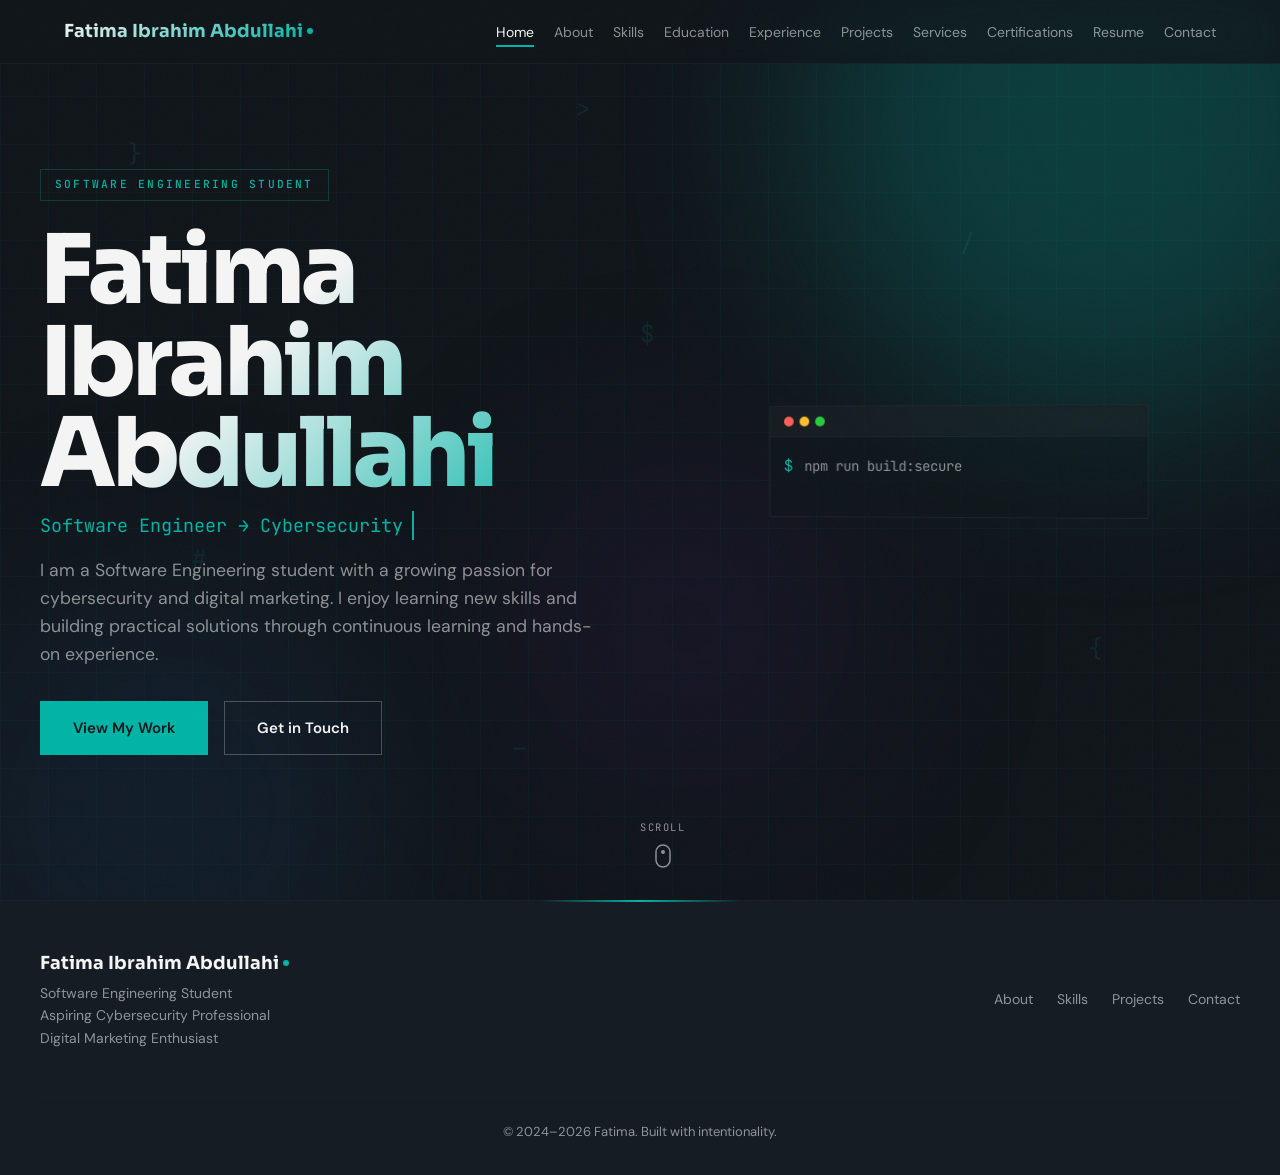
<file: my work/index.html>
<!-- ═════════════════════════════════════════════════════════════════════════
  FATIMA PORTFOLIO — HOME PAGE (index.html)
  ═════════════════════════════════════════════════════════════════════════ -->


<!DOCTYPE html>
<html lang="en">
<head>
  <meta charset="UTF-8">
  <meta name="viewport" content="width=device-width, initial-scale=1.0">
  
  <!-- ─── PAGE TITLE ─── -->
  <title>Fatima Ibrahim — Software Engineering Student | Home</title>

  <!--  META DESCRIPTION -->
  <meta name="description" content="Portfolio of Fatima Ibrahim— a software engineering student transitioning into cybersecurity.">

  <!-- ─── GOOGLE FONTS ─── -->
  <link rel="preconnect" href="https://fonts.googleapis.com">
  <link rel="preconnect" href="https://fonts.gstatic.com" crossorigin>
  <link href="https://fonts.googleapis.com/css2?family=DM+Sans:ital,opsz,wght@0,9..40,400;0,9..40,500;0,9..40,600;1,9..40,400&family=JetBrains+Mono:wght@400;500&family=Sora:wght@400;600;700;800&display=swap" rel="stylesheet">

  <!-- ─── MAIN STYLESHEET ───
       All the styling for the entire site lives in this one file. -->
  <link rel="stylesheet" href="style.css">
</head>
<body>

  <div class="noise-overlay"></div>

  <!-- ─── PAGE WRAPPER ───
       Wraps all content so the whole page fades in on load. -->
  <div class="page-wrap">

    <!-- ═══════════════════════════════════════════════════════════════════
         NAVBAR (sticky top navigation bar)
         ───────────────────────────────────────────────────────────────
         This navbar is IDENTICAL on all 10 pages
       The hamburger menu uses a CSS-only checkbox hack 
    ═══════════════════════════════════════════════════════════════════ -->
    <nav class="navbar">
      <div class="navbar-content">

        <!-- Logo (links back to home) -->
        <a href="index.html" class="logo">
          <span class="logo-text">Fatima Ibrahim Abdullahi</span>
          <span class="logo-dot"></span>
        </a>

        <!-- ─── HIDDEN CHECKBOX (CSS hamburger hack) ───-->
        <input type="checkbox" id="menuToggle" class="menu-toggle">

        <!-- Hamburger icon (hidden on desktop, visible on mobile) -->
        <label for="menuToggle" class="hamburger" aria-label="Toggle navigation">
          <span></span>
          <span></span>
          <span></span>
        </label>

        <!-- ─── NAVIGATION LINKS ─── -->
        <ul class="nav-links">
          <li><a href="index.html" class="nav-link active">Home</a></li>
          <li><a href="about.html" class="nav-link">About</a></li>
          <li><a href="skills.html" class="nav-link">Skills</a></li>
          <li><a href="education.html" class="nav-link">Education</a></li>
          <li><a href="experience.html" class="nav-link">Experience</a></li>
          <li><a href="projects.html" class="nav-link">Projects</a></li>
          <li><a href="services.html" class="nav-link">Services</a></li>
          <li><a href="gallery.html" class="nav-link">Certifications</a></li>
          <li><a href="resume.html" class="nav-link">Resume</a></li>
          <li><a href="contact.html" class="nav-link">Contact</a></li>
        </ul>

        <!-- Dark overlay behind mobile menu — clicking it closes the menu -->
        <label for="menuToggle" class="nav-overlay"></label>

      </div>
    </nav>

    <!-- ═══════════════════════════════════════════════════════════════════
         HERO SECTION (the big landing area)
         ───────────────────────────────────────────────────────────────
         This is the main visual of my homepage. It includes:
         • Animated grid background
         • Floating blurred orbs (teal, blue, purple)
         • Floating code symbols ({ } / # _ $ > ~)
         • CSS-only typing animation
         • Decorative terminal window
         • Scroll-down indicator
    ═══════════════════════════════════════════════════════════════════ -->
    <section class="hero" id="hero">

      <!-- ─── HERO BACKGROUND (grid + orbs + glyphs) ─── -->
      <div class="hero-bg">
        <div class="hero-grid"></div>
        <div class="hero-orb orb-1"></div>
        <div class="hero-orb orb-2"></div>
        <div class="hero-orb orb-3"></div>

        <!-- Floating code symbols ────────────────── -->
        <div class="hero-glyphs" aria-hidden="true">
          <span class="glyph" style="top:15%;left:10%;animation-delay:0s">}</span>
          <span class="glyph" style="top:70%;left:85%;animation-delay:0.5s">{</span>
          <span class="glyph" style="top:25%;left:75%;animation-delay:1s">/</span>
          <span class="glyph" style="top:60%;left:15%;animation-delay:1.5s">#</span>
          <span class="glyph" style="top:80%;left:40%;animation-delay:2s">_</span>
          <span class="glyph" style="top:35%;left:50%;animation-delay:2.5s">$</span>
          <span class="glyph" style="top:10%;left:45%;animation-delay:3s">&gt;</span>
          <span class="glyph" style="top:50%;left:5%;animation-delay:3.5s">~</span>
        </div>
      </div>

      <!-- ─── HERO CONTENT (text + terminal) ─── -->
      <div class="hero-content">

        <!-- LEFT COLUMN: Text -->
        <div class="hero-text">

          <!-- Badge above name ── -->
          <p class="hero-badge">Software Engineering Student</p>

          <!-- Main name ── -->
          <h2 class="hero-name">Fatima Ibrahim Abdullahi</h2>

          <!-- Typing animation ── -->
          <div class="hero-typed-line">
            <span class="hero-sub">Software Engineer → Cybersecurity</span>
          </div>

          <!-- Tagline ── -->
          <p class="hero-tagline">I am a Software Engineering student with a growing passion for cybersecurity and digital marketing.
          I enjoy learning new skills and building practical solutions through continuous learning and hands-on experience.
          </p>

          <!-- Call-to-action buttons ──  -->
          <div class="hero-actions">
            <a href="projects.html" class="btn btn-primary">View My Work</a>
            <a href="contact.html" class="btn btn-outline">Get in Touch</a>
          </div>
        </div>

        <!-- RIGHT COLUMN: Terminal decoration ── -->
        <div class="hero-visual" aria-hidden="true">
          <div class="hero-terminal">
            <div class="terminal-bar">
              <span class="terminal-dot red"></span>
              <span class="terminal-dot yellow"></span>
              <span class="terminal-dot green"></span>
            </div>
            <div class="terminal-body">
              <span class="terminal-prompt">$</span>
              <span class="terminal-command">npm run build:secure</span>
            </div>
          </div>
        </div>

      </div>

      <!-- ─── SCROLL INDICATOR ───
           Shows a bouncing scroll prompt at the bottom of the hero. -->
      <div class="scroll-indicator">
        <span>Scroll</span>
        <svg width="16" height="24" viewBox="0 0 16 24" fill="none">
          <rect x="1" y="1" width="14" height="22" rx="7" stroke="currentColor" stroke-width="1.5"/>
          <circle cx="8" cy="8" r="2" fill="currentColor" class="scroll-dot"/>
        </svg>
      </div>

    </section>

    <!--  FOOTER  (same on all 10 pages) -->
    <footer class="footer">
      <div class="footer-content">

        <!-- Brand / logo -->
        <div class="footer-brand">
          <a href="index.html" class="logo">Fatima Ibrahim Abdullahi<span class="logo-dot"></span></a>
          <p>Software Engineering Student <br> Aspiring Cybersecurity Professional <br> Digital Marketing Enthusiast</p>
        </div>

        <!-- Quick links -->
        <div class="footer-links">
          <a href="about.html">About</a>
          <a href="skills.html">Skills</a>
          <a href="projects.html">Projects</a>
          <a href="contact.html">Contact</a>
        </div>

        <!-- Copyright ── -->
        <div class="footer-copy">
          <p>&copy; 2024–2026 Fatima. Built with intentionality.</p>
        </div>

      </div>
    </footer>

  </div>

</body>
</html>
</file>
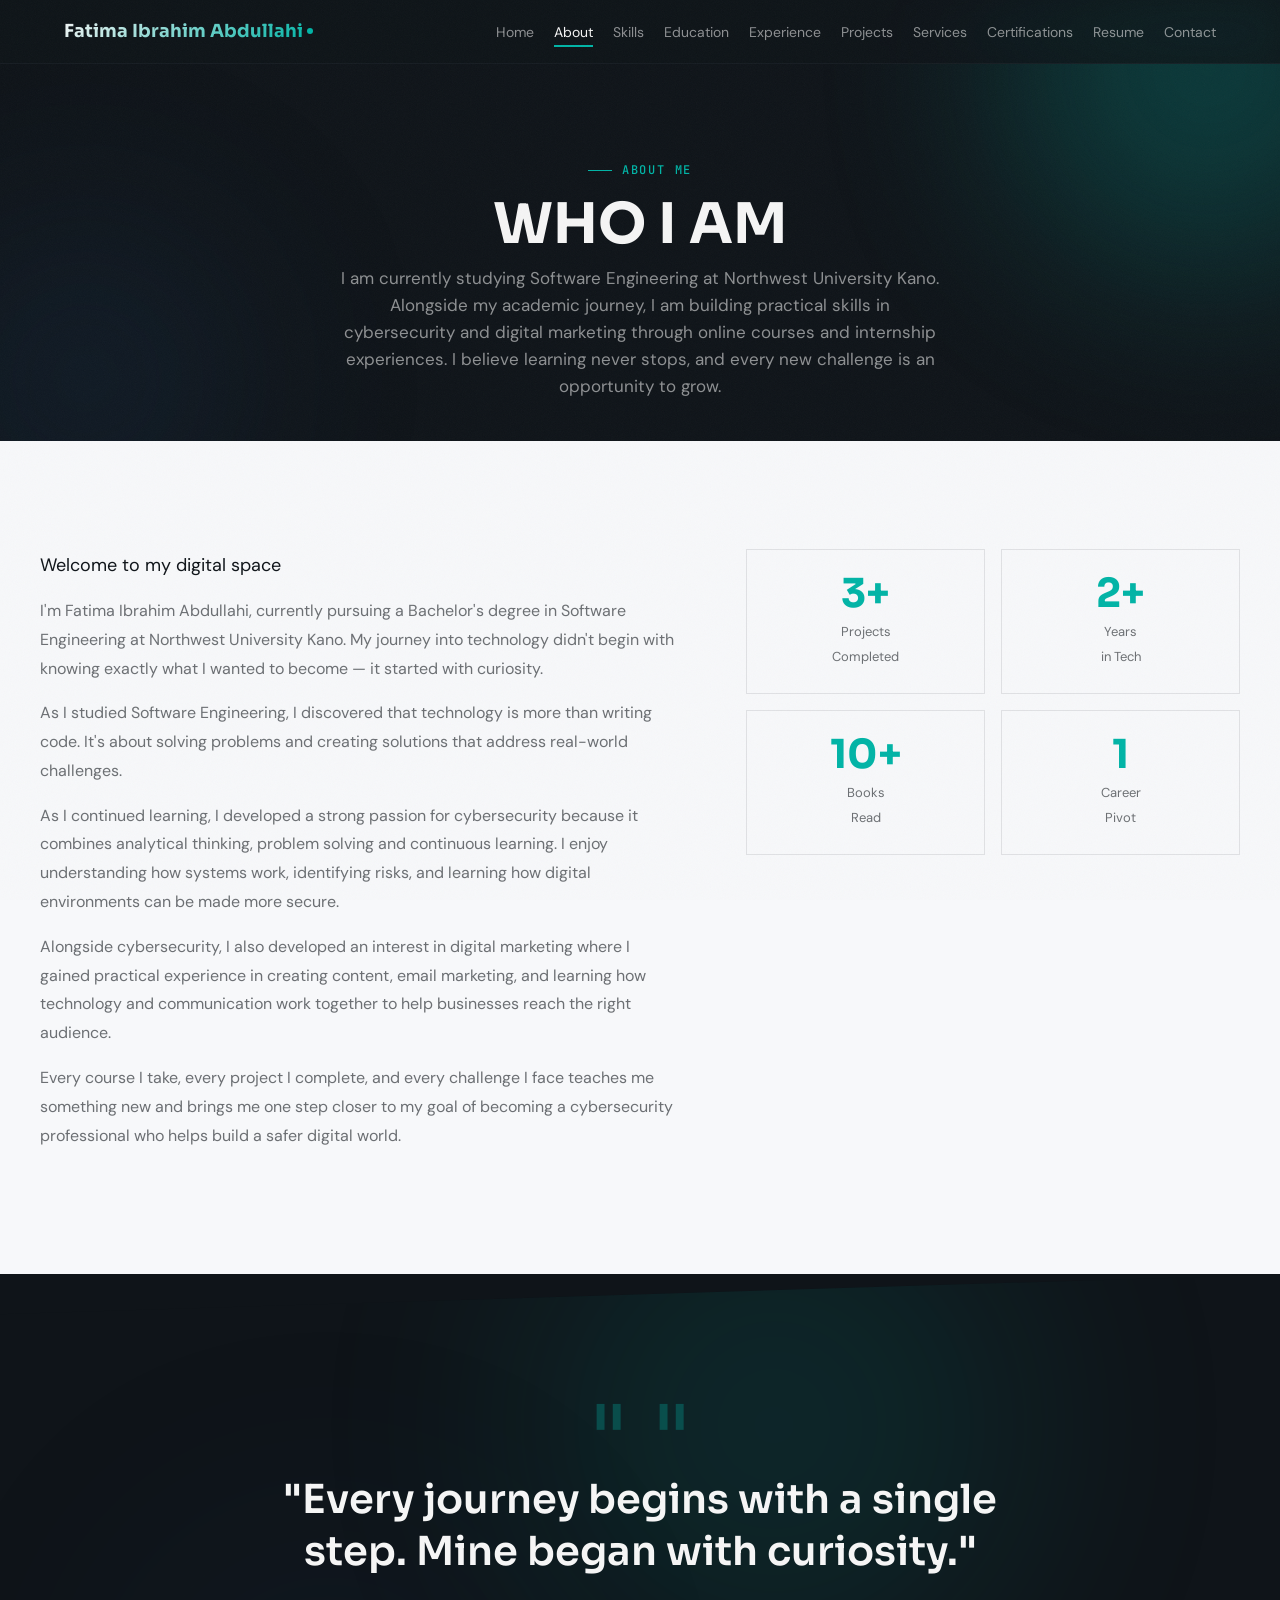
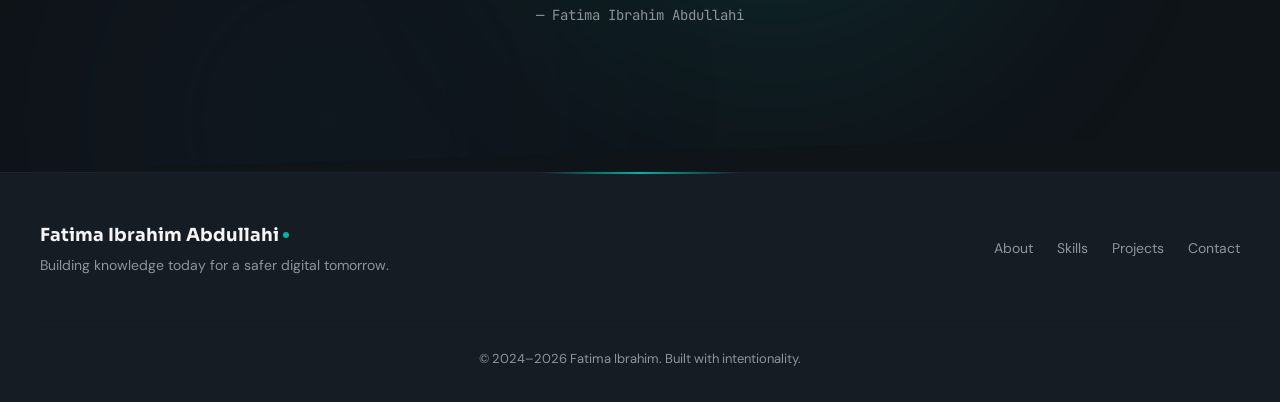
<file: my work/about.html>
<!-- ═════════════════════════════════════════════════════════════════════════
  FATIMA PORTFOLIO — ABOUT PAGE (about.html)
  ══════════════════════════════════════ -->

<!DOCTYPE html>
<html lang="en">
<head>
  <meta charset="UTF-8">
  <meta name="viewport" content="width=device-width, initial-scale=1.0">
  <title>Fatima Ibrahim Abdullahi— About Me</title>
  <meta name="description" content="About Fatima — software engineer transitioning into cybersecurity.">

  <link rel="preconnect" href="https://fonts.googleapis.com">
  <link rel="preconnect" href="https://fonts.gstatic.com" crossorigin>
  <link href="https://fonts.googleapis.com/css2?family=DM+Sans:ital,opsz,wght@0,9..40,400;0,9..40,500;0,9..40,600;1,9..40,400&family=JetBrains+Mono:wght@400;500&family=Sora:wght@400;600;700;800&display=swap" rel="stylesheet">

  <link rel="stylesheet" href="style.css">
</head>
<body>

  <div class="noise-overlay"></div>
  <div class="page-wrap">

    <!-- ═══════════ NAVBAR (same on all pages) ════════ -->
    <nav class="navbar">
      <div class="navbar-content">
        <a href="index.html" class="logo">
          <span class="logo-text">Fatima Ibrahim Abdullahi</span>
          <span class="logo-dot"></span>
        </a>
        <input type="checkbox" id="menuToggle" class="menu-toggle">
        <label for="menuToggle" class="hamburger" aria-label="Toggle navigation">
          <span></span><span></span><span></span>
        </label>
        <ul class="nav-links">
          <li><a href="index.html" class="nav-link">Home</a></li>
          <li><a href="about.html" class="nav-link active">About</a></li>
          <li><a href="skills.html" class="nav-link">Skills</a></li>
          <li><a href="education.html" class="nav-link">Education</a></li>
          <li><a href="experience.html" class="nav-link">Experience</a></li>
          <li><a href="projects.html" class="nav-link">Projects</a></li>
          <li><a href="services.html" class="nav-link">Services</a></li>
          <li><a href="gallery.html" class="nav-link">Certifications</a></li>
          <li><a href="resume.html" class="nav-link">Resume</a></li>
          <li><a href="contact.html" class="nav-link">Contact</a></li>
        </ul>
        <label for="menuToggle" class="nav-overlay"></label>
      </div>
    </nav>

    <!-- ═══════════ PAGE HERO (top banner) ═══════════ -->
    <section class="page-hero">
      <div class="page-hero-bg">
        <div class="hero-orb orb-1" style="width:400px;height:400px;top:-30%;right:-10%"></div>
        <div class="hero-orb orb-2" style="width:300px;height:300px;bottom:-20%;left:-5%"></div>
      </div>
      <div class="page-hero-content">
        <span class="section-label">About Me</span>
        <h1>WHO I AM</h1>
  <p>I am currently studying Software Engineering at Northwest University Kano. Alongside my academic journey, I am building practical
 skills in cybersecurity and digital marketing through online courses and internship experiences. I believe learning never stops, and every new challenge is an opportunity to grow.</p>
      </div>
    </section>

    <!-- ═══════════ ABOUT CONTENT (bio + stats) ════════ -->
    <section class="about-page">
      <div class="about-container">

        <!-- LEFT COLUMN: Biography text -->
        <div class="about-left">
          <div class="about-text">
          <p>Welcome to my digital space</p>
    <p>I'm Fatima Ibrahim Abdullahi, currently pursuing a Bachelor's degree in Software Engineering at Northwest University Kano.
      My journey into technology didn't begin with knowing exactly what I wanted to become — it started with curiosity.</p>

      <p>As I studied Software Engineering, I discovered that technology is more than writing code. It's about solving problems
          and creating solutions that address real-world challenges.</p>

      <p>As I continued learning, I developed a strong passion for cybersecurity because it combines analytical thinking, problem solving
and continuous learning. I enjoy understanding how systems work, identifying risks, and learning how digital environments can be made more secure.</p>

    <p>Alongside cybersecurity, I also developed an interest in digital marketing where I gained practical experience in creating content,
      email marketing, and learning how technology and communication work together to help businesses reach the right audience.</p>

    <p>Every course I take, every project I complete, and every challenge I face teaches me something new and brings me one step closer to
       my goal of becoming a cybersecurity professional who helps build a safer digital world.</p>

          </div>
        </div>

        <!-- RIGHT COLUMN: Statistics cards -->
        <div class="about-right">
          <div class="about-stats">
            <div class="stat-card">
              <span class="stat-num">3+</span>
              <span class="stat-label">Projects<br>Completed</span>
            </div>
            <div class="stat-card">
              <span class="stat-num">2+</span>
              <span class="stat-label">Years<br>in Tech</span>
            </div>
            <div class="stat-card">
              <span class="stat-num">10+</span>
              <span class="stat-label">Books<br>Read</span>
            </div>
            <div class="stat-card">
              <span class="stat-num">1</span>
              <span class="stat-label">Career<br>Pivot</span>
            </div>
          </div>
        </div>

      </div>
    </section>

    <!-- ═══════════ QUOTE SECTION ═══════════ -->
    <section class="philosophy">
      <div class="philosophy-bg">
        <div class="philosophy-shape shape-1"></div>
        <div class="philosophy-shape shape-2"></div>
      </div>
      <div class="philosophy-content">
        <blockquote>
          <span class="quote-mark" aria-hidden="true">" "</span>
          <p class="quote-text">"Every journey begins with a single step. Mine began with curiosity."</p>
          <cite class="quote-attribution">— Fatima Ibrahim Abdullahi</cite>
        </blockquote>
      </div>
    </section>


    <!-- ═══════════ FOOTER ═══════════ -->
    <footer class="footer">
      <div class="footer-content">
        <div class="footer-brand">
          <a href="index.html" class="logo">Fatima Ibrahim Abdullahi<span class="logo-dot"></span></a>
          <p>Building knowledge today for a safer digital tomorrow.</p>
        </div>
        <div class="footer-links">
          <a href="about.html">About</a>
          <a href="skills.html">Skills</a>
          <a href="projects.html">Projects</a>
          <a href="contact.html">Contact</a>
        </div>
        <div class="footer-copy">
          <p>&copy; 2024–2026 Fatima Ibrahim. Built with intentionality.</p>
        </div>
      </div>
    </footer>

  </div>

</body>
</html>
</file>
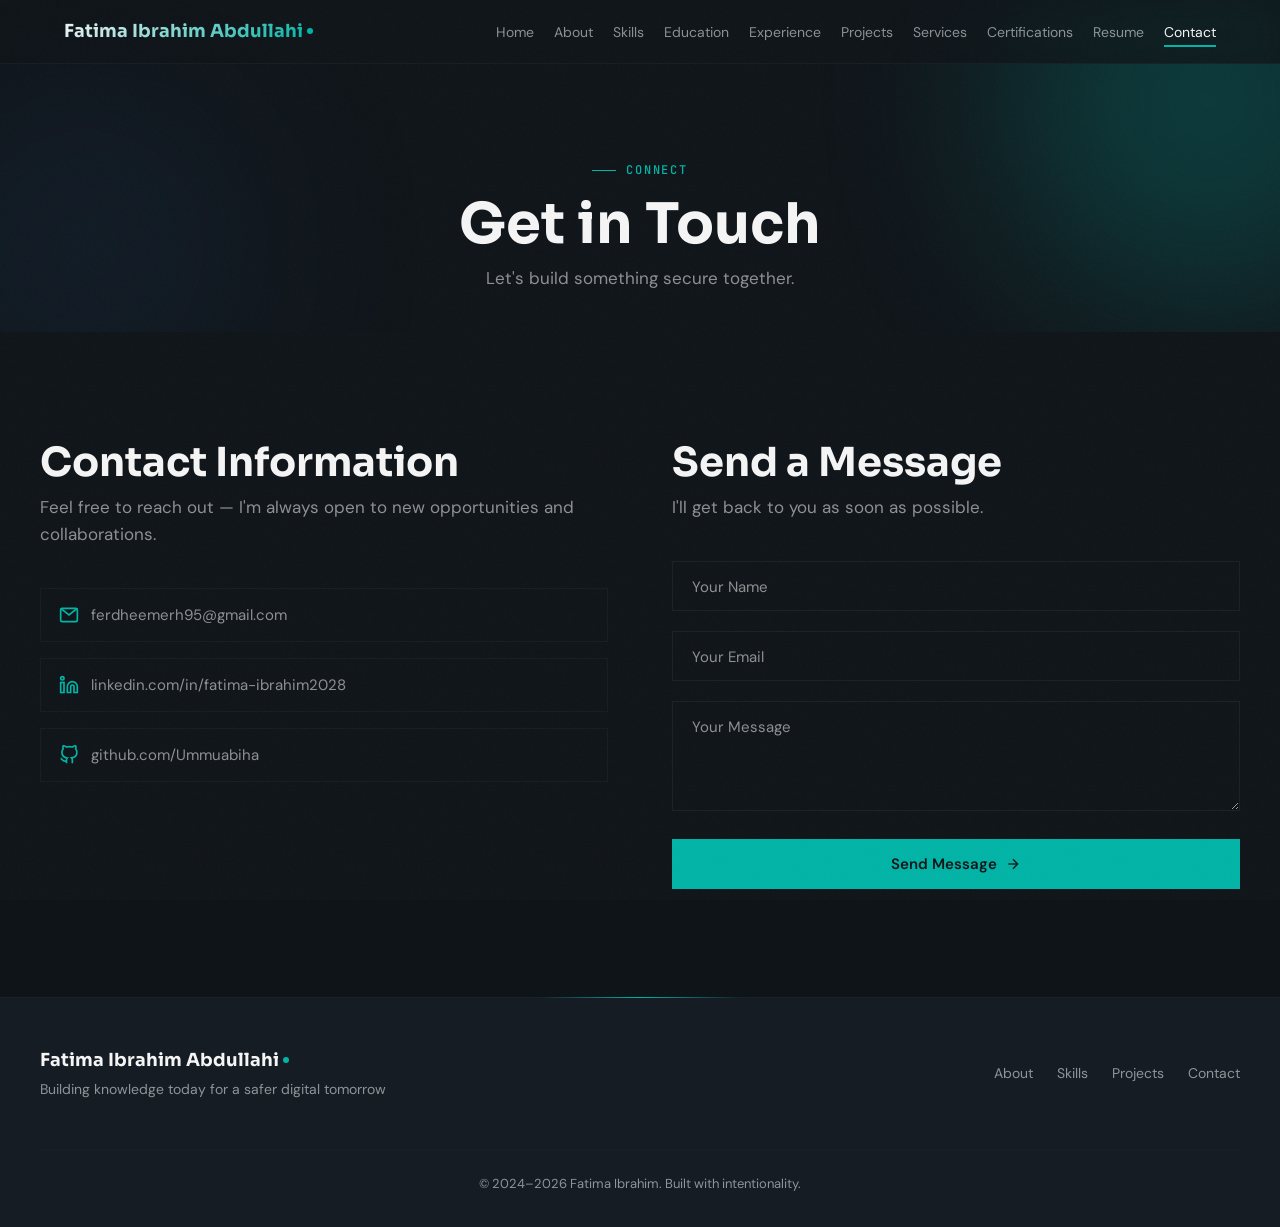
<file: my work/contact.html>
<!-- ═════════════════════════════════════════════════════════════════════════
  FATIMA PORTFOLIO — CONTACT PAGE (contact.html)
  ─────────────────────────────────────────────────────────────────────────
  Two-column layout:
  • Left: Contact information (email, LinkedIn, GitHub)
  • Right: Contact form with floating label design
  ═════════════════════════════════════════════════════════════════════════ -->

<!DOCTYPE html>
<html lang="en">
<head>
  <meta charset="UTF-8">
  <meta name="viewport" content="width=device-width, initial-scale=1.0">
  <title>Fatima — Contact</title>
  <meta name="description" content="Get in touch with Fatima — software engineer and cybersecurity enthusiast.">

  <link rel="preconnect" href="https://fonts.googleapis.com">
  <link rel="preconnect" href="https://fonts.gstatic.com" crossorigin>
  <link href="https://fonts.googleapis.com/css2?family=DM+Sans:ital,opsz,wght@0,9..40,400;0,9..40,500;0,9..40,600;1,9..40,400&family=JetBrains+Mono:wght@400;500&family=Sora:wght@400;600;700;800&display=swap" rel="stylesheet">

  <link rel="stylesheet" href="style.css">
</head>
<body>

  <div class="noise-overlay"></div>
  <div class="page-wrap">

    <!-- ═══════════ NAVBAR ═══════════ -->
    <nav class="navbar">
      <div class="navbar-content">
        <a href="index.html" class="logo">
          <span class="logo-text">Fatima Ibrahim Abdullahi</span>
          <span class="logo-dot"></span>
        </a>
        <input type="checkbox" id="menuToggle" class="menu-toggle">
        <label for="menuToggle" class="hamburger" aria-label="Toggle navigation">
          <span></span><span></span><span></span>
        </label>
        <ul class="nav-links">
          <li><a href="index.html" class="nav-link">Home</a></li>
          <li><a href="about.html" class="nav-link">About</a></li>
          <li><a href="skills.html" class="nav-link">Skills</a></li>
          <li><a href="education.html" class="nav-link">Education</a></li>
          <li><a href="experience.html" class="nav-link">Experience</a></li>
          <li><a href="projects.html" class="nav-link">Projects</a></li>
          <li><a href="services.html" class="nav-link">Services</a></li>
          <li><a href="gallery.html" class="nav-link">Certifications</a></li>
          <li><a href="resume.html" class="nav-link">Resume</a></li>
          <li><a href="contact.html" class="nav-link active">Contact</a></li>
        </ul>
        <label for="menuToggle" class="nav-overlay"></label>
      </div>
    </nav>

    <!-- ═══════════ PAGE HERO ═══════════ -->
    <section class="page-hero">
      <div class="page-hero-bg">
        <div class="hero-orb orb-1" style="width:400px;height:400px;top:-30%;right:-10%"></div>
        <div class="hero-orb orb-2" style="width:300px;height:300px;bottom:-20%;left:-5%"></div>
      </div>
      <div class="page-hero-content">
        <span class="section-label">Connect</span>
        <h1>Get in Touch</h1>
        <p>Let's build something secure together.</p>
      </div>
    </section>

    <!-- ═══════════ CONTACT CONTENT ═══════════
         Left: contact info / Right: contact form. -->
    <section class="contact-page">
      <div class="contact-container">

        <!-- ─── LEFT COLUMN: Contact Information ─── -->
        <div class="contact-left entrance entrance-1">
          <h2>Contact Information</h2>
          <p class="contact-sub">Feel free to reach out — I'm always open to new opportunities and collaborations.</p>

          <div class="contact-methods">

            <!-- Email -->
            <!-- The href below uses the email shown in the displayed text -->
            <a href="mailto:ferdheemerh95@gmail.com" class="contact-method">
              <svg width="20" height="20" viewBox="0 0 24 24" fill="none" stroke="currentColor" stroke-width="2"><rect x="2" y="4" width="20" height="16" rx="2"/><path d="M22 4l-10 8L2 4"/></svg>
              <span>ferdheemerh95@gmail.com</span>
            </a>

            <a href="https://linkedin.com/in/YOUR-LINKEDIN-USERNAME" target="_blank" class="contact-method">
              <svg width="20" height="20" viewBox="0 0 24 24" fill="none" stroke="currentColor" stroke-width="2"><path d="M16 8a6 6 0 016 6v7h-4v-7a2 2 0 00-2-2 2 2 0 00-2 2v7h-4v-7a6 6 0 016-6z"/><rect x="2" y="9" width="4" height="12"/><circle cx="4" cy="4" r="2"/></svg>
              <span>linkedin.com/in/fatima-ibrahim2028</span>
            </a>

            <a href="https://github.com/Ummuabiha" target="_blank" class="contact-method">
              <svg width="20" height="20" viewBox="0 0 24 24" fill="none" stroke="currentColor" stroke-width="2"><path d="M9 19c-5 1.5-5-2.5-7-3m14 6v-3.87a3.37 3.37 0 00-.94-2.61c3.14-.35 6.44-1.54 6.44-7A5.44 5.44 0 0020 4.77 5.07 5.07 0 0019.91 1S18.73.65 16 2.48a13.38 13.38 0 00-7 0C6.27.65 5.09 1 5.09 1A5.07 5.07 0 005 4.77a5.44 5.44 0 00-1.5 3.78c0 5.42 3.3 6.61 6.44 7A3.37 3.37 0 009 18.13V22"/></svg>
              <span>github.com/Ummuabiha</span>
            </a>

          </div>
        </div>

        <!-- ─── RIGHT COLUMN: Contact Form ── -->
        <div class="contact-right entrance entrance-2">
          <h2>Send a Message</h2>
          <p class="contact-sub">I'll get back to you as soon as possible.</p>

          <form class="contact-form" action="#" method="post">

            <!-- Name field -->
            <div class="form-group">
              <input type="text" id="formName" required autocomplete="name" placeholder=" ">
              <label for="formName">Your Name</label>
              <span class="form-focus"></span>
            </div>

            <!-- Email field -->
            <div class="form-group">
              <input type="email" id="formEmail" required autocomplete="email" placeholder=" ">
              <label for="formEmail">Your Email</label>
              <span class="form-focus"></span>
            </div>

            <!-- Message field -->
            <div class="form-group">
              <textarea id="formMessage" required rows="4" placeholder=" "></textarea>
              <label for="formMessage">Your Message</label>
              <span class="form-focus"></span>
            </div>

            <!-- Submit button -->
            <button type="submit" class="btn btn-primary btn-full">
              Send Message
              <svg width="16" height="16" viewBox="0 0 24 24" fill="none" stroke="currentColor" stroke-width="2"><line x1="5" y1="12" x2="19" y2="12"/><polyline points="12 5 19 12 12 19"/></svg>
            </button>

          </form>
        </div>

      </div>
    </section>

    <!-- ═══════════ FOOTER ═══════════ -->
    <footer class="footer">
      <div class="footer-content">
        <div class="footer-brand">
          <a href="index.html" class="logo">Fatima Ibrahim Abdullahi<span class="logo-dot"></span></a>
          <p>Building knowledge today for a safer digital tomorrow</p>
        </div>
        <div class="footer-links">
          <a href="about.html">About</a>
          <a href="skills.html">Skills</a>
          <a href="projects.html">Projects</a>
          <a href="contact.html">Contact</a>
        </div>
        <div class="footer-copy">
          <p>&copy; 2024–2026 Fatima Ibrahim. Built with intentionality.</p>
        </div>
      </div>
    </footer>

  </div>

</body>
</html>
</file>
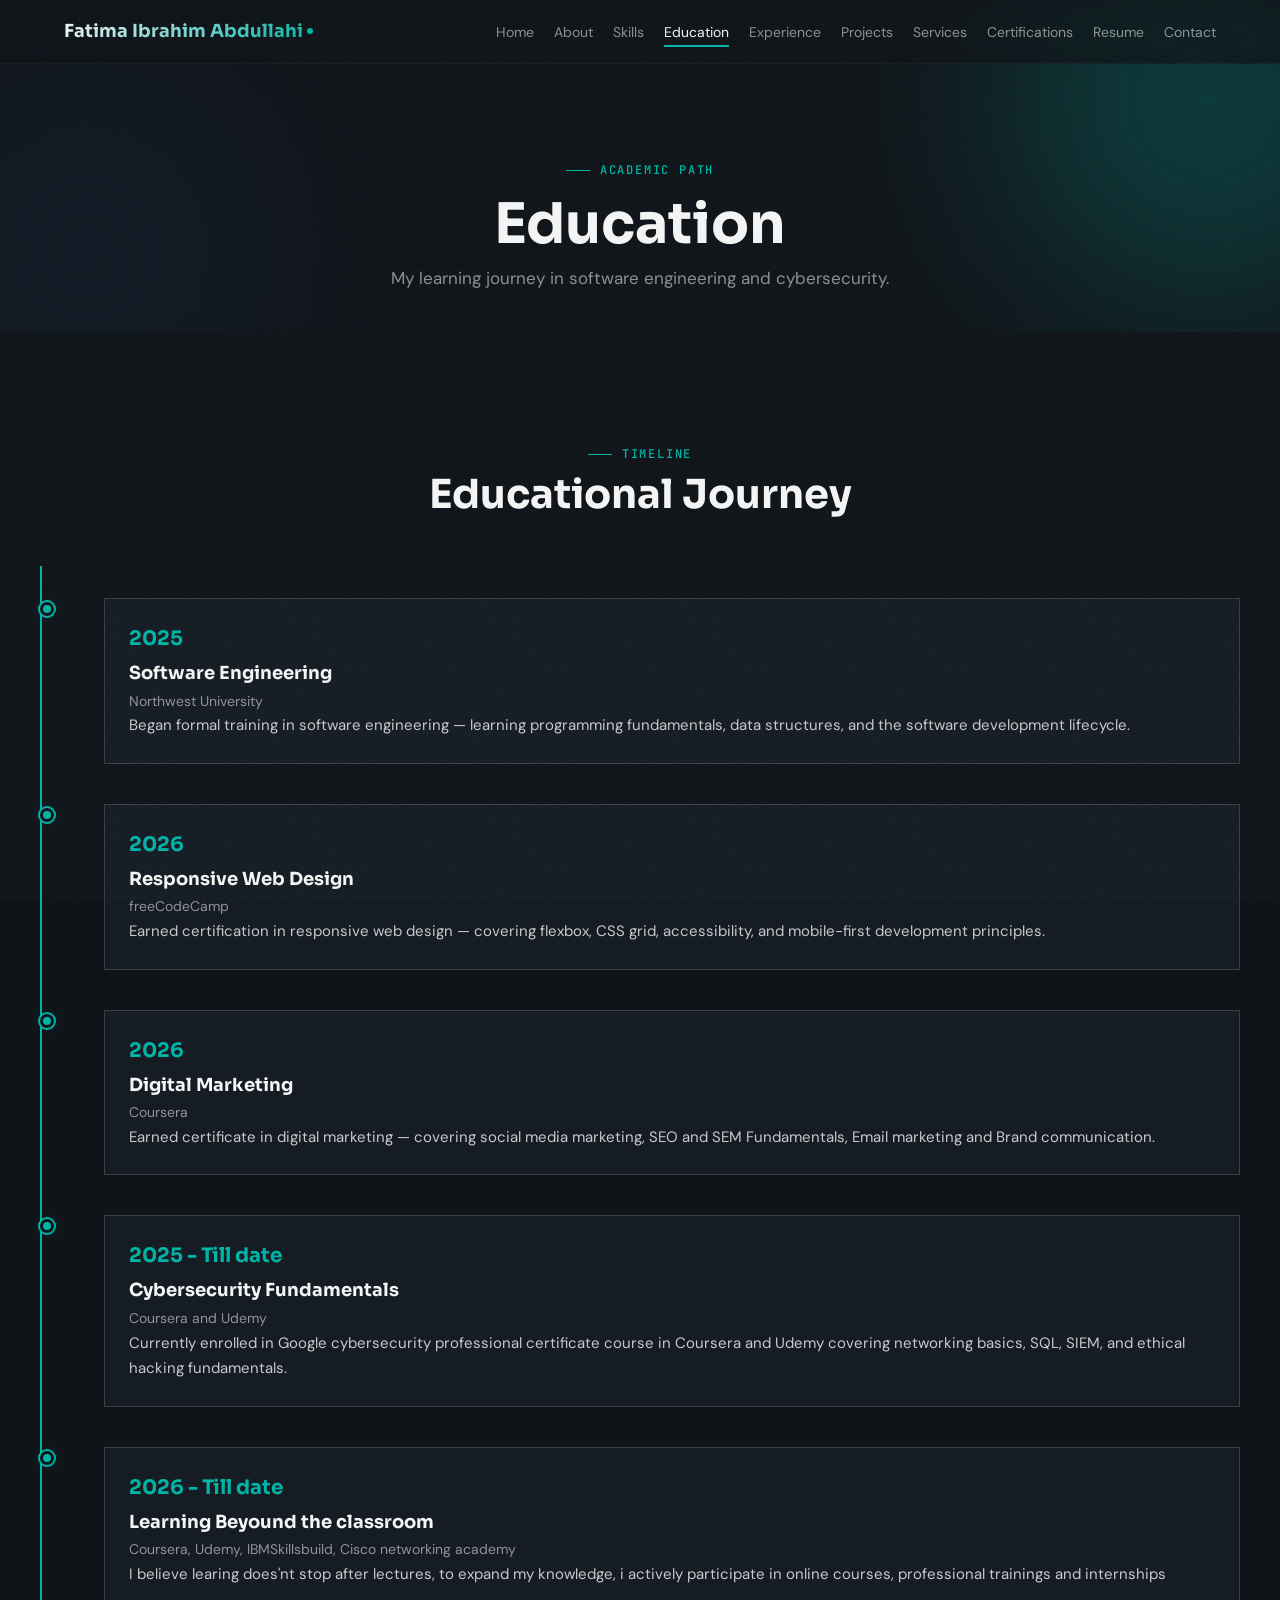
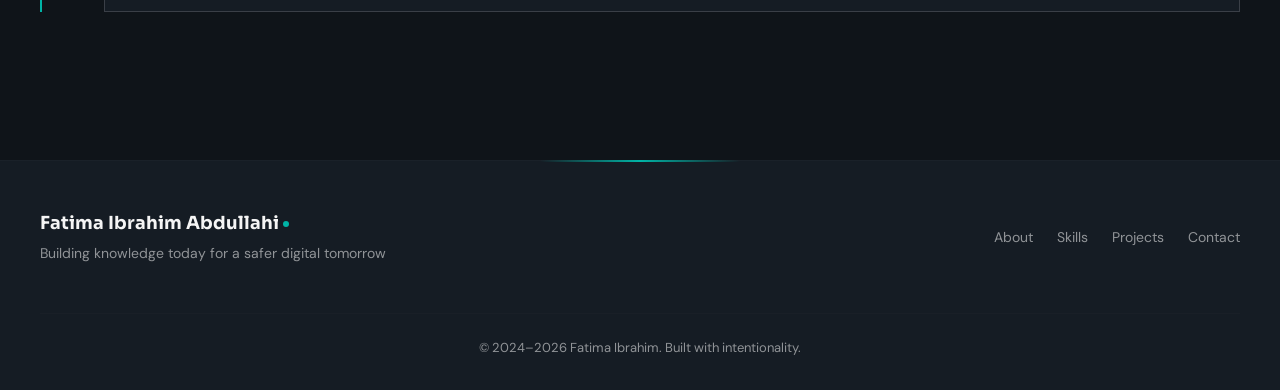
<file: my work/education.html>
<!-- ═════════════════════════════════════════════════════════════════════════
  FATIMA PORTFOLIO — EDUCATION PAGE (education.html)
  ─────────────────────────────────────────────────────────────────────────
  This page shows your academic journey as a vertical timeline.
  ═════════════════════════════════════════════════════════════════════════ -->

<!DOCTYPE html>
<html lang="en">
<head>
  <meta charset="UTF-8">
  <meta name="viewport" content="width=device-width, initial-scale=1.0">
  <title>Fatima Ibrahim Abdullahi — Education</title>
  <meta name="description" content="Education journey of Fatima — software engineering and cybersecurity.">

  <link rel="preconnect" href="https://fonts.googleapis.com">
  <link rel="preconnect" href="https://fonts.gstatic.com" crossorigin>
  <link href="https://fonts.googleapis.com/css2?family=DM+Sans:ital,opsz,wght@0,9..40,400;0,9..40,500;0,9..40,600;1,9..40,400&family=JetBrains+Mono:wght@400;500&family=Sora:wght@400;600;700;800&display=swap" rel="stylesheet">

  <link rel="stylesheet" href="style.css">
</head>
<body>

  <div class="noise-overlay"></div>
  <div class="page-wrap">

    <!-- ═══════════ NAVBAR ═══════════ -->
    <nav class="navbar">
      <div class="navbar-content">
        <a href="index.html" class="logo">
          <span class="logo-text">Fatima Ibrahim Abdullahi</span>
          <span class="logo-dot"></span>
        </a>
        <input type="checkbox" id="menuToggle" class="menu-toggle">
        <label for="menuToggle" class="hamburger" aria-label="Toggle navigation">
          <span></span><span></span><span></span>
        </label>
        <ul class="nav-links">
          <li><a href="index.html" class="nav-link">Home</a></li>
          <li><a href="about.html" class="nav-link">About</a></li>
          <li><a href="skills.html" class="nav-link">Skills</a></li>
          <li><a href="education.html" class="nav-link active">Education</a></li>
          <li><a href="experience.html" class="nav-link">Experience</a></li>
          <li><a href="projects.html" class="nav-link">Projects</a></li>
          <li><a href="services.html" class="nav-link">Services</a></li>
          <li><a href="gallery.html" class="nav-link">Certifications</a></li>
          <li><a href="resume.html" class="nav-link">Resume</a></li>
          <li><a href="contact.html" class="nav-link">Contact</a></li>
        </ul>
        <label for="menuToggle" class="nav-overlay"></label>
      </div>
    </nav>

    <!-- ═══════════ PAGE HERO ═══════════ -->
    <section class="page-hero">
      <div class="page-hero-bg">
        <div class="hero-orb orb-1" style="width:400px;height:400px;top:-30%;right:-10%"></div>
        <div class="hero-orb orb-2" style="width:300px;height:300px;bottom:-20%;left:-5%"></div>
      </div>
      <div class="page-hero-content">
        <span class="section-label">Academic Path</span>
        <h1>Education</h1>
        <p>My learning journey in software engineering and cybersecurity.</p>
      </div>
    </section>

    <!-- ═══════════ EDUCATION TIMELINE ═══════════
         Each .edu-item block = one entry on the timeline. -->
    <section class="education-page">
      <div class="edu-container">

        <div class="section-header">
          <span class="section-label">Timeline</span>
          <h2>Educational Journey</h2>
        </div>

        <div class="edu-track">

          <!-- The animated vertical line (draws itself on load) -->
          <div class="edu-line"></div>

          <!-- Entry 1 -->
          <div class="edu-item">
            <div class="edu-dot"></div>
            <div class="edu-card">
              <span class="edu-year">2025</span>
              <h3>Software Engineering</h3>
              <span class="edu-meta">Northwest University</span>
              <p>Began formal training in software engineering — learning programming fundamentals, 
                data structures, and the software development lifecycle.</p>
            </div>
          </div>

          <!-- Entry 2 -->
          <div class="edu-item">
            <div class="edu-dot"></div>
            <div class="edu-card">
              <span class="edu-year">2026</span>
              <h3>Responsive Web Design</h3>
              <span class="edu-meta">freeCodeCamp</span>
              <p>Earned certification in responsive web design — covering flexbox, CSS grid, 
                accessibility, and mobile-first development principles.</p>
            </div>
          </div>

           <!-- Entry 3 -->
          <div class="edu-item">
            <div class="edu-dot"></div>
            <div class="edu-card">
              <span class="edu-year">2026</span>
              <h3>Digital Marketing</h3>
              <span class="edu-meta">Coursera</span>
              <p>Earned certificate in digital marketing — covering social media marketing, 
                SEO and SEM Fundamentals, Email marketing and Brand communication.</p>
            </div>
          </div>

          <!-- Entry 4 -->
          <div class="edu-item">
            <div class="edu-dot"></div>
            <div class="edu-card">
              <span class="edu-year">2025 - Till date</span>
              <h3>Cybersecurity Fundamentals</h3>
              <span class="edu-meta">Coursera and Udemy</span>
              <p>Currently enrolled in Google cybersecurity professional certificate course in 
                Coursera and Udemy covering networking basics, SQL, SIEM, and ethical hacking fundamentals.</p>
            </div>
          </div>

           <!-- Entry 5 -->
          <div class="edu-item">
            <div class="edu-dot"></div>
            <div class="edu-card">
              <span class="edu-year">2026 - Till date</span>
              <h3>Learning Beyound the classroom</h3>
              <span class="edu-meta">Coursera, Udemy, IBMSkillsbuild, Cisco networking academy</span>
              <p>I believe learing does'nt stop after lectures, to expand my knowledge, i actively participate 
                in online courses, professional trainings and internships</p>
            </div>
          </div>


        </div>
      </div>
    </section>

    <!-- ═══════════ FOOTER ═══════════ -->
    <footer class="footer">
      <div class="footer-content">
        <div class="footer-brand">
          <a href="index.html" class="logo">Fatima Ibrahim Abdullahi<span class="logo-dot"></span></a>
          <p>Building knowledge today for a safer digital tomorrow</p>
        </div>
        <div class="footer-links">
          <a href="about.html">About</a>
          <a href="skills.html">Skills</a>
          <a href="projects.html">Projects</a>
          <a href="contact.html">Contact</a>
        </div>
        <div class="footer-copy">
          <p>&copy; 2024–2026 Fatima Ibrahim. Built with intentionality.</p>
        </div>
      </div>
    </footer>

  </div>

</body>
</html>
</file>
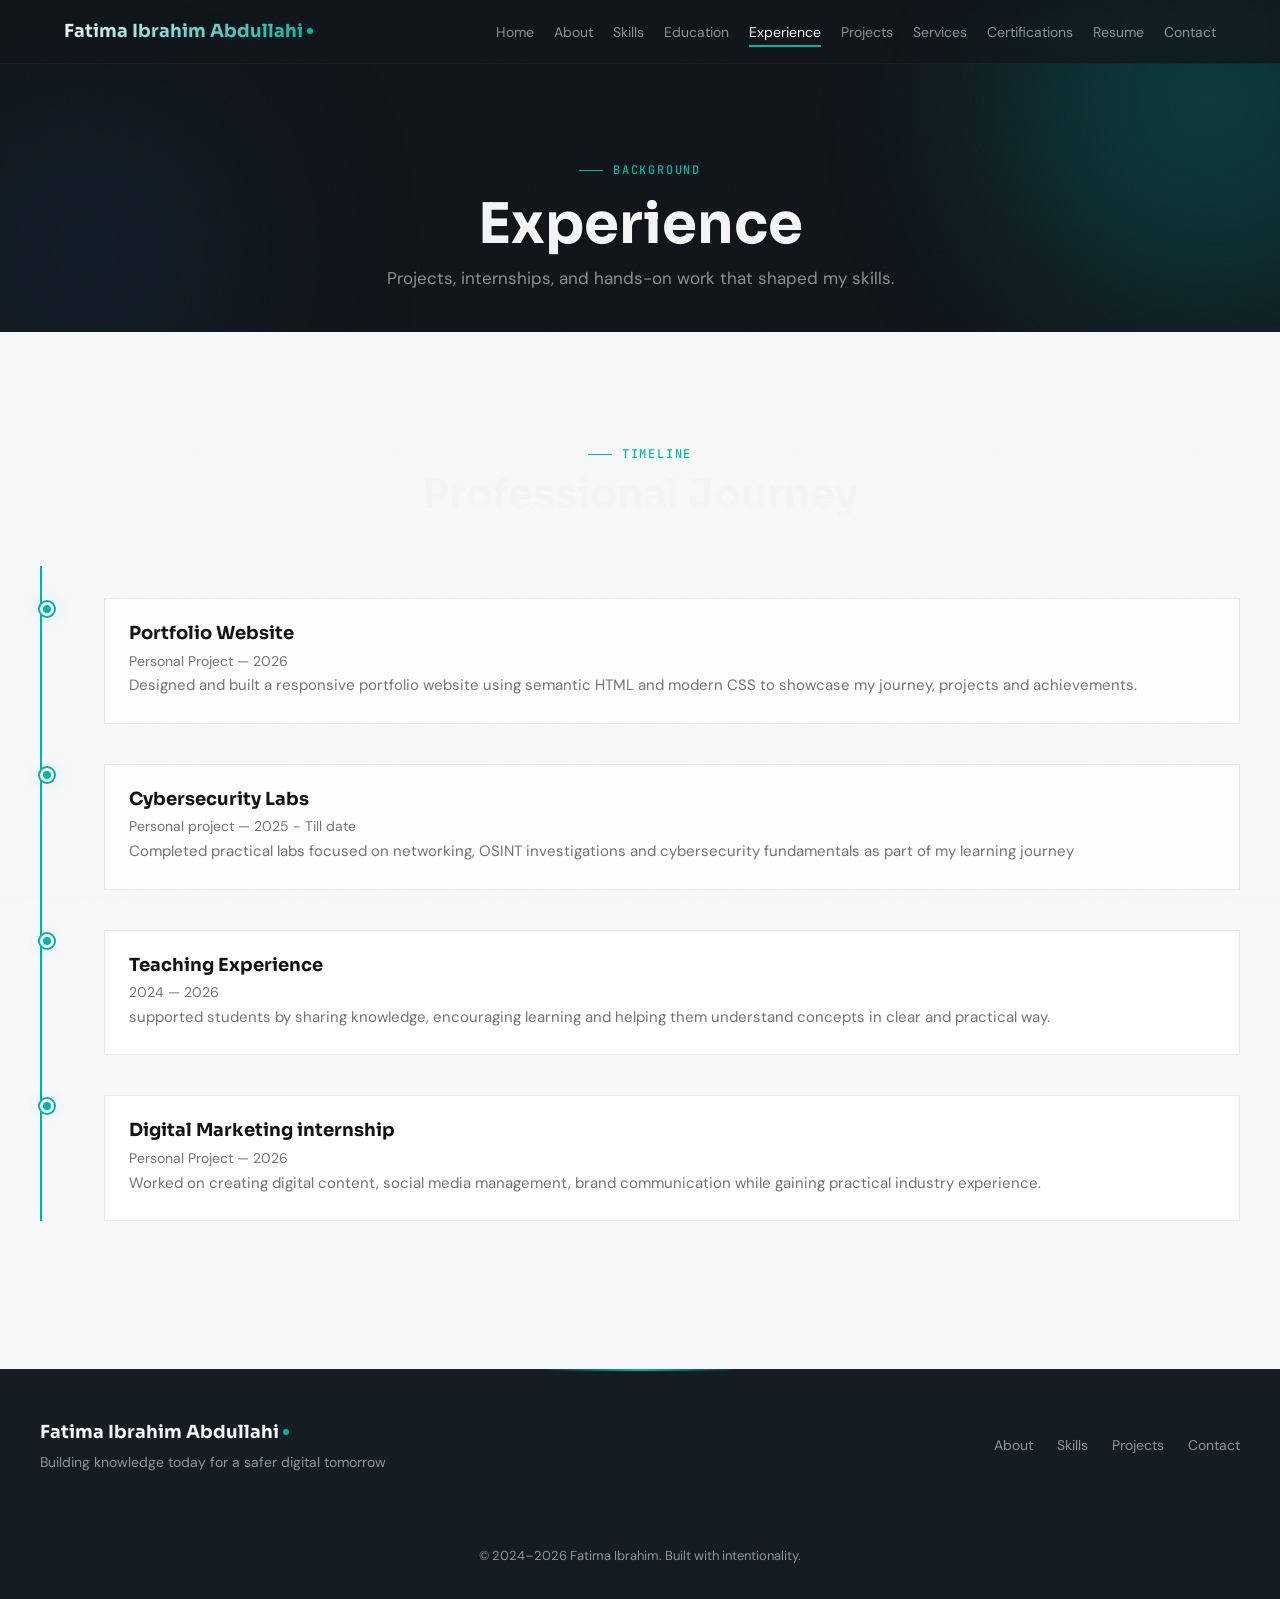
<file: my work/experience.html>
<!-- ═════════════════════════════════════════════════════════════════════════
  FATIMA PORTFOLIO — EXPERIENCE PAGE (experience.html)
  ─────────────────────────────────────────────────────────────────────────
  This page shows your work experience / projects as a vertical timeline.
  Same layout as Education but with a light background theme.
  ═════════════════════════════════════════════════════════════════════════ -->

<!DOCTYPE html>
<html lang="en">
<head>
  <meta charset="UTF-8">
  <meta name="viewport" content="width=device-width, initial-scale=1.0">
  <title>Fatima — Experience</title>
  <meta name="description" content="Professional experience and learning journey of Fatima.">

  <link rel="preconnect" href="https://fonts.googleapis.com">
  <link rel="preconnect" href="https://fonts.gstatic.com" crossorigin>
  <link href="https://fonts.googleapis.com/css2?family=DM+Sans:ital,opsz,wght@0,9..40,400;0,9..40,500;0,9..40,600;1,9..40,400&family=JetBrains+Mono:wght@400;500&family=Sora:wght@400;600;700;800&display=swap" rel="stylesheet">

  <link rel="stylesheet" href="style.css">
</head>
<body>

  <div class="noise-overlay"></div>
  <div class="page-wrap">

    <!-- ═══════════ NAVBAR ═══════════ -->
    <nav class="navbar">
      <div class="navbar-content">
        <a href="index.html" class="logo">
          <span class="logo-text">Fatima Ibrahim Abdullahi</span>
          <span class="logo-dot"></span>
        </a>
        <input type="checkbox" id="menuToggle" class="menu-toggle">
        <label for="menuToggle" class="hamburger" aria-label="Toggle navigation">
          <span></span><span></span><span></span>
        </label>
        <ul class="nav-links">
          <li><a href="index.html" class="nav-link">Home</a></li>
          <li><a href="about.html" class="nav-link">About</a></li>
          <li><a href="skills.html" class="nav-link">Skills</a></li>
          <li><a href="education.html" class="nav-link">Education</a></li>
          <li><a href="experience.html" class="nav-link active">Experience</a></li>
          <li><a href="projects.html" class="nav-link">Projects</a></li>
          <li><a href="services.html" class="nav-link">Services</a></li>
          <li><a href="gallery.html" class="nav-link">Certifications</a></li>
          <li><a href="resume.html" class="nav-link">Resume</a></li>
          <li><a href="contact.html" class="nav-link">Contact</a></li>
        </ul>
        <label for="menuToggle" class="nav-overlay"></label>
      </div>
    </nav>

    <!-- ═══════════ PAGE HERO ═══════════ -->
    <section class="page-hero">
      <div class="page-hero-bg">
        <div class="hero-orb orb-1" style="width:400px;height:400px;top:-30%;right:-10%"></div>
        <div class="hero-orb orb-2" style="width:300px;height:300px;bottom:-20%;left:-5%"></div>
      </div>
      <div class="page-hero-content">
        <span class="section-label">Background</span>
        <h1>Experience</h1>
        <p>Projects, internships, and hands-on work that shaped my skills.</p>
      </div>
    </section>

    <!-- ═══════════ EXPERIENCE TIMELINE ═══════════ -->
    <section class="experience-page">
      <div class="exp-container">

        <div class="section-header">
          <span class="section-label">Timeline</span>
          <h2>Professional Journey</h2>
        </div>

        <div class="exp-track">

          <div class="exp-line"></div>

          <div class="exp-item">
            <div class="exp-dot"></div>
            <div class="exp-card">
              <h3>Portfolio Website</h3>
              <span class="exp-meta">Personal Project — 2026</span>
              <p>Designed and built a responsive portfolio website using semantic HTML and modern CSS to showcase my 
                journey, projects and achievements.</p>
            </div> 
          </div>

          <div class="exp-item">
            <div class="exp-dot"></div>
            <div class="exp-card">
              <h3>Cybersecurity Labs</h3>
              <span class="exp-meta">Personal project — 2025 - Till date</span>
              <p>Completed practical labs focused on networking, OSINT investigations and 
                cybersecurity fundamentals as part of my learning journey</p>
            </div>
          </div>

          <div class="exp-item">
            <div class="exp-dot"></div>
            <div class="exp-card">
              <h3>Teaching Experience</h3>
              <span class="exp-meta">2024 — 2026</span>
              <p>supported students by sharing knowledge, encouraging learning and 
                helping them understand concepts in clear and practical way.</p>
            </div>
          </div>

          <div class="exp-item">
            <div class="exp-dot"></div>
            <div class="exp-card">
              <h3>Digital Marketing internship</h3>
              <span class="exp-meta">Personal Project — 2026</span>
              <p>Worked on creating digital content, social media management, brand communication 
                while gaining practical industry experience.</p>
            </div>
          </div>

        </div>
      </div>
    </section>

    <!-- ═══════════ FOOTER ═══════════ -->
    <footer class="footer">
      <div class="footer-content">
        <div class="footer-brand">
          <a href="index.html" class="logo">Fatima Ibrahim Abdullahi<span class="logo-dot"></span></a>
          <p>Building knowledge today for a safer digital tomorrow</p>
        </div>
        <div class="footer-links">
          <a href="about.html">About</a>
          <a href="skills.html">Skills</a>
          <a href="projects.html">Projects</a>
          <a href="contact.html">Contact</a>
        </div>
        <div class="footer-copy">
          <p>&copy; 2024–2026 Fatima Ibrahim. Built with intentionality.</p>
        </div>
      </div>
    </footer>

  </div>

</body>
</html>
</file>
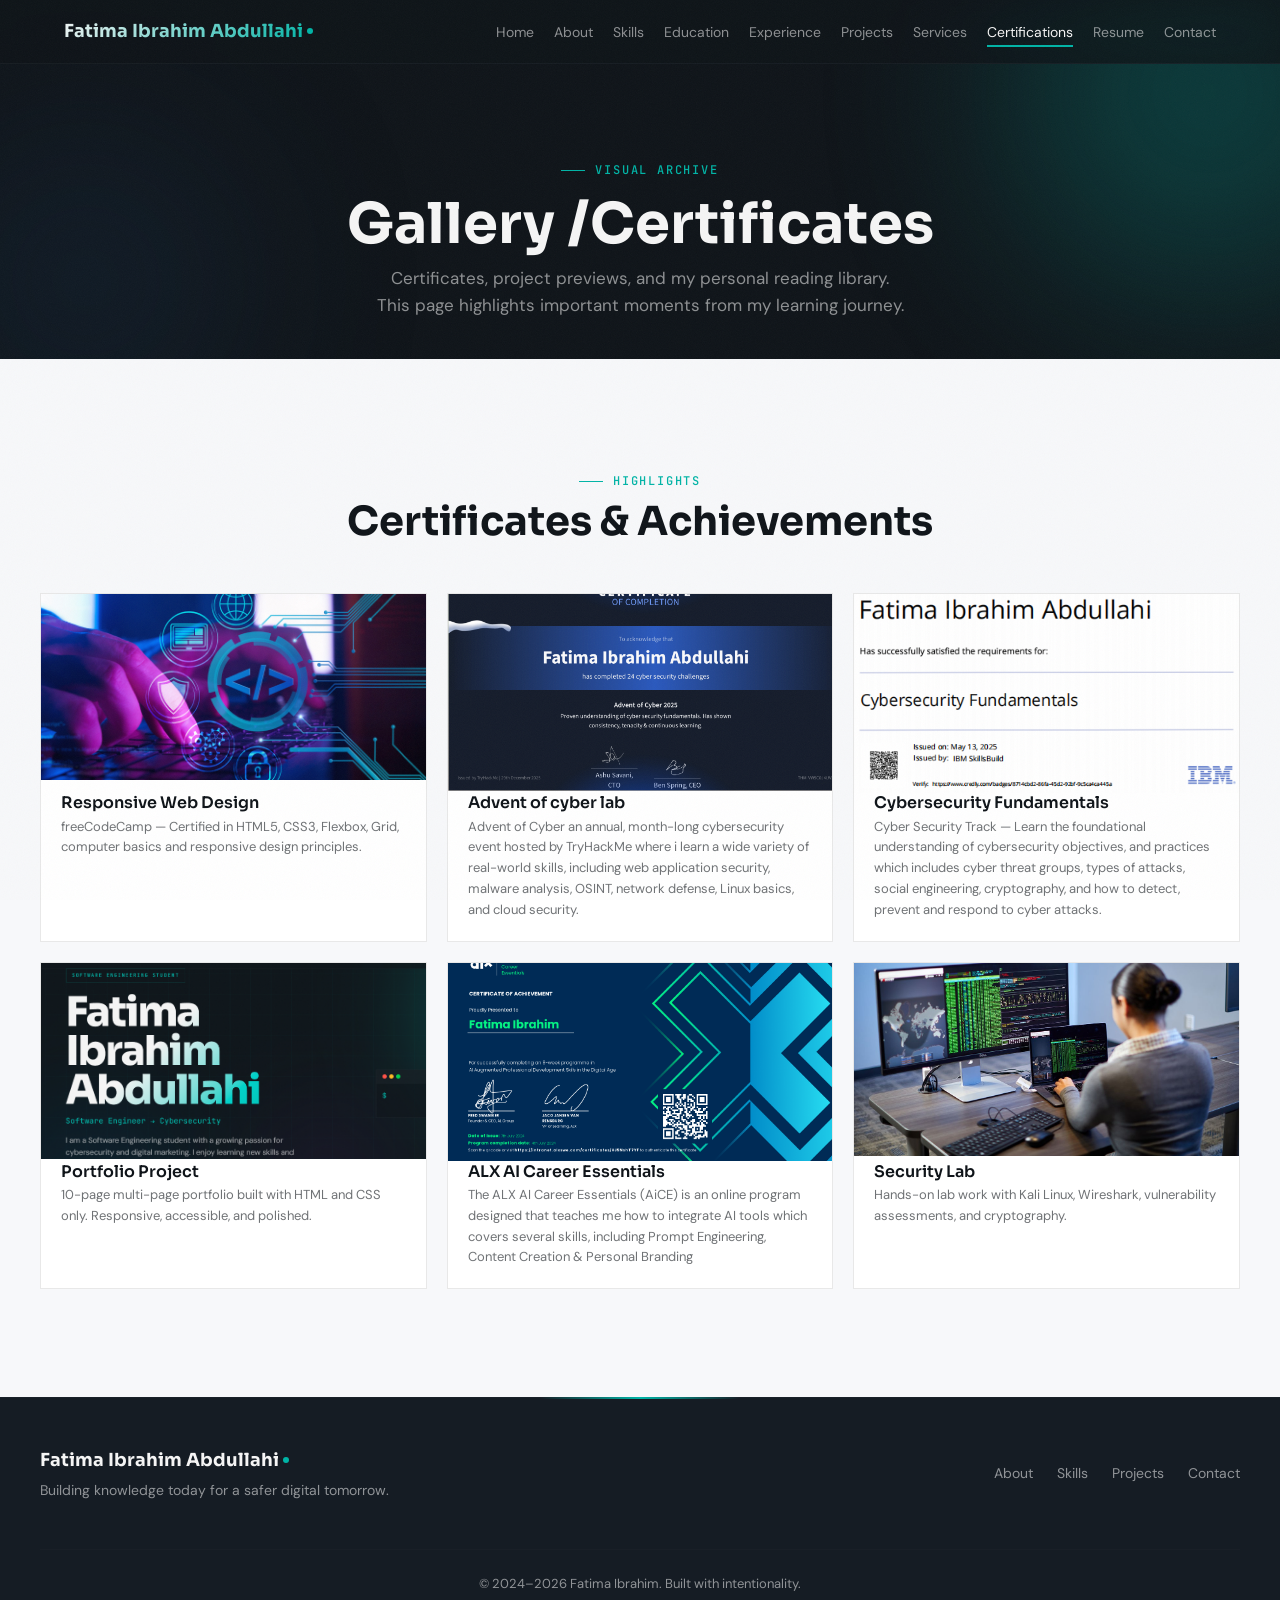
<file: my work/gallery.html>
<!-- ═════════════════════════════════════════════════════════════════════════
  FATIMA PORTFOLIO — GALLERY PAGE (gallery.html)
  ─────────────────────────────────────────────────────────────────────────
  This page shows Certificate / achievement cards (3-column grid)
  ═════════════════════════════════════════════════════════════════════════ -->

<!DOCTYPE html>
<html lang="en">
<head>
  <meta charset="UTF-8">
  <meta name="viewport" content="width=device-width, initial-scale=1.0">
  <title>Fatima — Gallery</title>
  <meta name="description" content="Gallery of certificates, projects, and reading log of Fatima.">

  <link rel="preconnect" href="https://fonts.googleapis.com">
  <link rel="preconnect" href="https://fonts.gstatic.com" crossorigin>
  <link href="https://fonts.googleapis.com/css2?family=DM+Sans:ital,opsz,wght@0,9..40,400;0,9..40,500;0,9..40,600;1,9..40,400&family=JetBrains+Mono:wght@400;500&family=Sora:wght@400;600;700;800&display=swap" rel="stylesheet">

  <link rel="stylesheet" href="style.css">
</head>
<body>

  <div class="noise-overlay"></div>
  <div class="page-wrap">

    <!-- ═══════════ NAVBAR ═══════════ -->
    <nav class="navbar">
      <div class="navbar-content">
        <a href="index.html" class="logo">
          <span class="logo-text">Fatima Ibrahim Abdullahi</span>
          <span class="logo-dot"></span>
        </a>
        <input type="checkbox" id="menuToggle" class="menu-toggle">
        <label for="menuToggle" class="hamburger" aria-label="Toggle navigation">
          <span></span><span></span><span></span>
        </label>
        <ul class="nav-links">
          <li><a href="index.html" class="nav-link">Home</a></li>
          <li><a href="about.html" class="nav-link">About</a></li>
          <li><a href="skills.html" class="nav-link">Skills</a></li>
          <li><a href="education.html" class="nav-link">Education</a></li>
          <li><a href="experience.html" class="nav-link">Experience</a></li>
          <li><a href="projects.html" class="nav-link">Projects</a></li>
          <li><a href="services.html" class="nav-link">Services</a></li>
          <li><a href="gallery.html" class="nav-link active">Certifications</a></li>
          <li><a href="resume.html" class="nav-link">Resume</a></li>
          <li><a href="contact.html" class="nav-link">Contact</a></li>
        </ul>
        <label for="menuToggle" class="nav-overlay"></label>
      </div>
    </nav>

    <!-- ═══════════ PAGE HERO ═══════════ -->
    <section class="page-hero">
      <div class="page-hero-bg">
        <div class="hero-orb orb-1" style="width:400px;height:400px;top:-30%;right:-10%"></div>
        <div class="hero-orb orb-2" style="width:300px;height:300px;bottom:-20%;left:-5%"></div>
      </div>
      <div class="page-hero-content">
        <span class="section-label">Visual Archive</span>
        <h1>Gallery /Certificates</h1>
        <p>Certificates, project previews, and my personal reading library.</p>
        <p>This page highlights important moments from my learning journey.</p>
      </div>
    </section>

    <!-- ═══════════ CERTIFICATE CARDS ═══════════
         Each .gallery-card = one certificate or achievement. -->
    <section class="gallery-page">
      <div class="gallery-container">

        <div class="section-header">
          <span class="section-label">Highlights</span>
          <h2 style="color:var(--clr-dark-text)">Certificates &amp; Achievements</h2>
        </div>

        <div class="gallery-grid">

          <div class="gallery-card entrance entrance-1">
            <div class="gallery-thumb" style="background:linear-gradient(135deg,#1a3a5c,#0F1419)"><img src="img/WB.png" alt=""></div>
            <div class="gallery-body">
              <h3>Responsive Web Design</h3>
              <p>freeCodeCamp — Certified in HTML5, CSS3, Flexbox, Grid, computer basics and responsive design principles.</p>
            </div>
          </div>

          <div class="gallery-card entrance entrance-2">
            <div class="gallery-thumb" style="background:linear-gradient(135deg,#2d1b4e,#0a1628)"><img src="img/THM.png" alt=""></div>
            <div class="gallery-body">
              <h3>Advent of cyber lab</h3>
              <p>Advent of Cyber an annual, month-long cybersecurity event hosted by TryHackMe where i learn a wide variety of real-world skills, 
                including web application security, malware analysis, OSINT, network defense, Linux basics, and cloud security.
              </p>
            </div>
          </div>

          <div class="gallery-card entrance entrance-3">
            <div class="gallery-thumb" style="background:linear-gradient(135deg,#1a3a2c,#0F1419)"><img src="img/CF.png" alt=""></div>
            <div class="gallery-body">
              <h3>Cybersecurity Fundamentals</h3>
              <p>Cyber Security Track — Learn the foundational understanding of cybersecurity objectives, 
                and practices which includes cyber threat groups, types of attacks, social engineering, 
                cryptography, and how to detect, prevent and respond to cyber attacks.</p>
            </div>
          </div>

          <div class="gallery-card entrance entrance-4">
            <div class="gallery-thumb" style="background:linear-gradient(135deg,#16213e,#1a1a2e)"><img src="img/PF.png" alt=""></div>
            <div class="gallery-body">
              <h3>Portfolio Project</h3>
              <p>10-page multi-page portfolio built with HTML and CSS only. Responsive, accessible, and polished.</p>
            </div>
          </div>

          <div class="gallery-card entrance entrance-5">
            <div class="gallery-thumb" style="background:linear-gradient(135deg,#3a2a1a,#14100a)"><img src="img/Alx.png" alt=""></div>
            <div class="gallery-body">
              <h3>ALX AI Career Essentials</h3>
              <p>The ALX AI Career Essentials (AiCE) is an online program designed that teaches
                me how to integrate AI tools which covers several skills, including Prompt Engineering, 
                Content Creation & Personal Branding</p>
            </div>
          </div>

          <div class="gallery-card entrance entrance-6">
            <div class="gallery-thumb" style="background:linear-gradient(135deg,#2a1a3a,#100a14)"><img src="img/CY.jpg" alt="" srcset=""></div>
            <div class="gallery-body">
              <h3>Security Lab</h3>
              <p>Hands-on lab work with Kali Linux, Wireshark, vulnerability assessments, and cryptography.</p>
            </div>
          </div>
         </div>
</div>
      </div>
    </section>

    <!-- ═══════════ FOOTER ═══════════ -->
    <footer class="footer">
      <div class="footer-content">
        <div class="footer-brand">
          <a href="index.html" class="logo">Fatima Ibrahim Abdullahi<span class="logo-dot"></span></a>
          <p>Building knowledge today for a safer digital tomorrow.</p>
        </div>
        <div class="footer-links">
          <a href="about.html">About</a>
          <a href="skills.html">Skills</a>
          <a href="projects.html">Projects</a>
          <a href="contact.html">Contact</a>
        </div>
        <div class="footer-copy">
          <p>&copy; 2024–2026 Fatima Ibrahim. Built with intentionality.</p>
        </div>
      </div>
    </footer>

  </div>

</body>
</html>
</file>
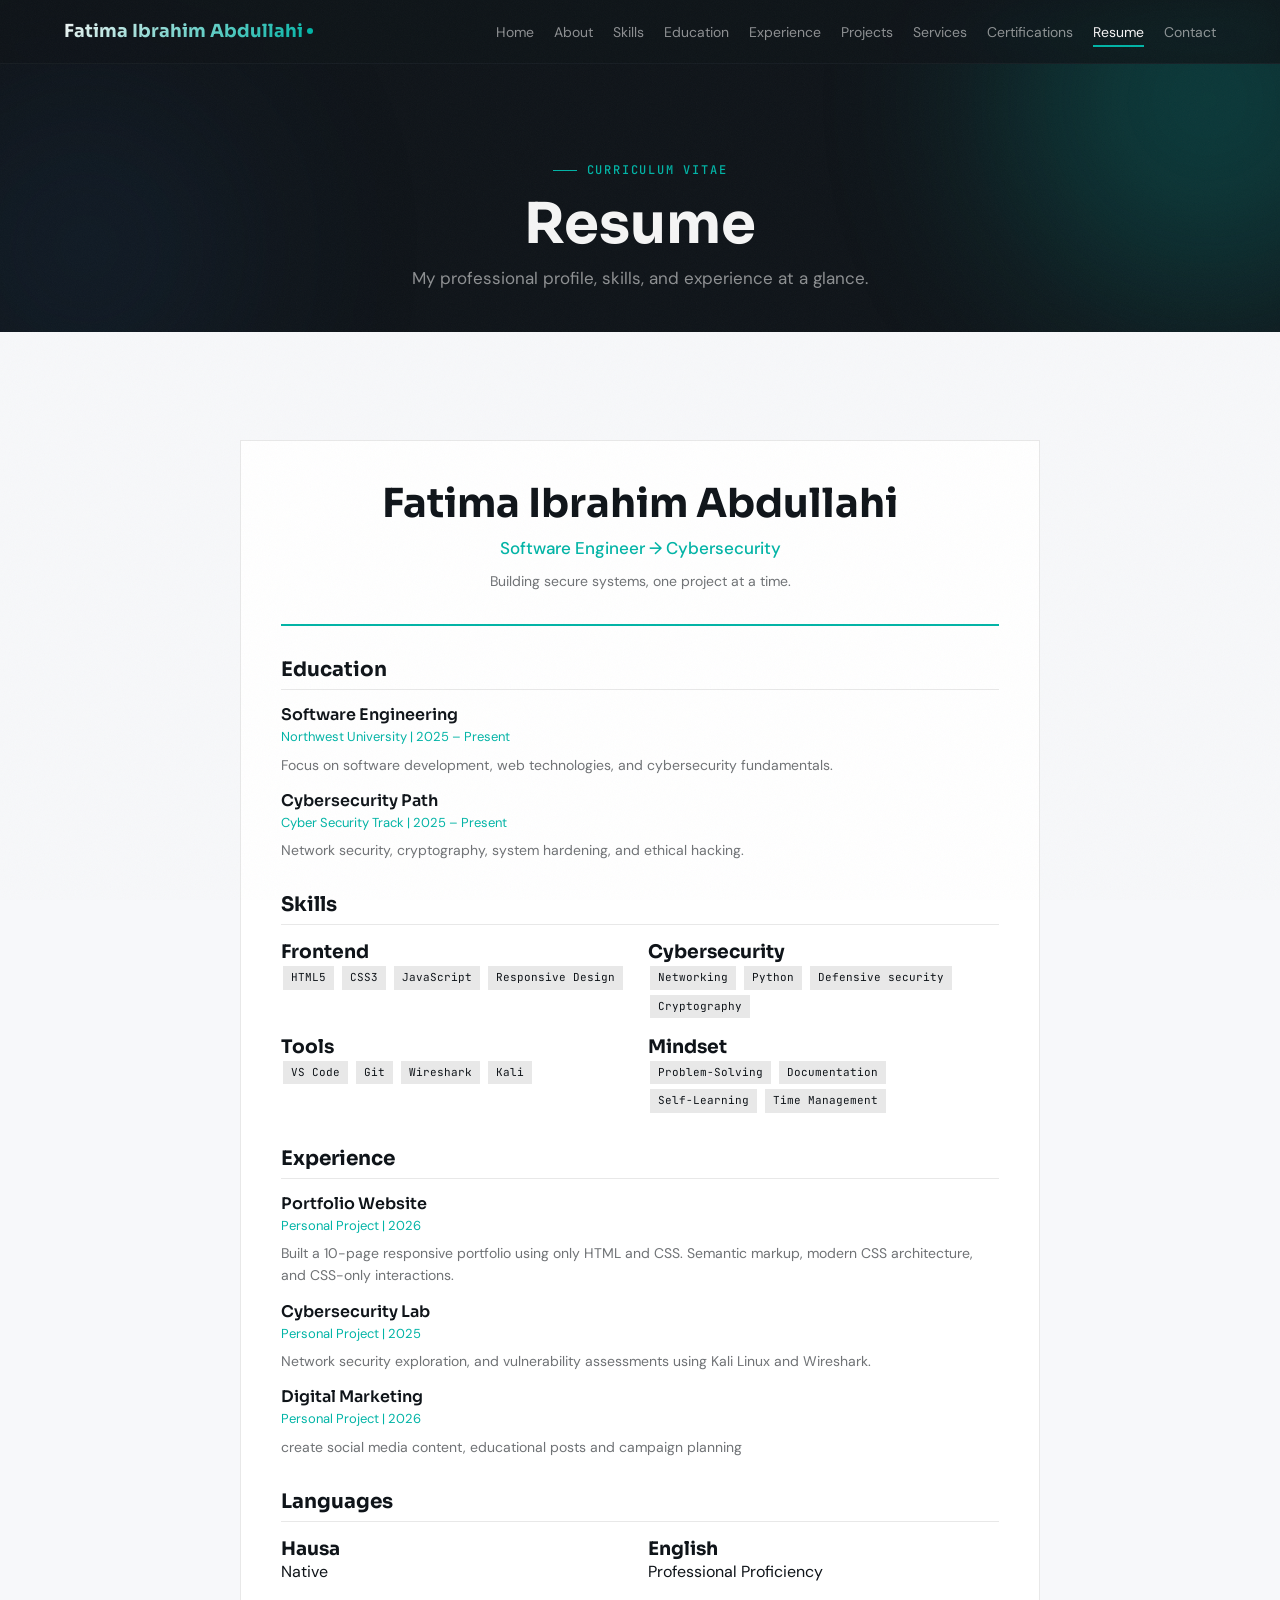
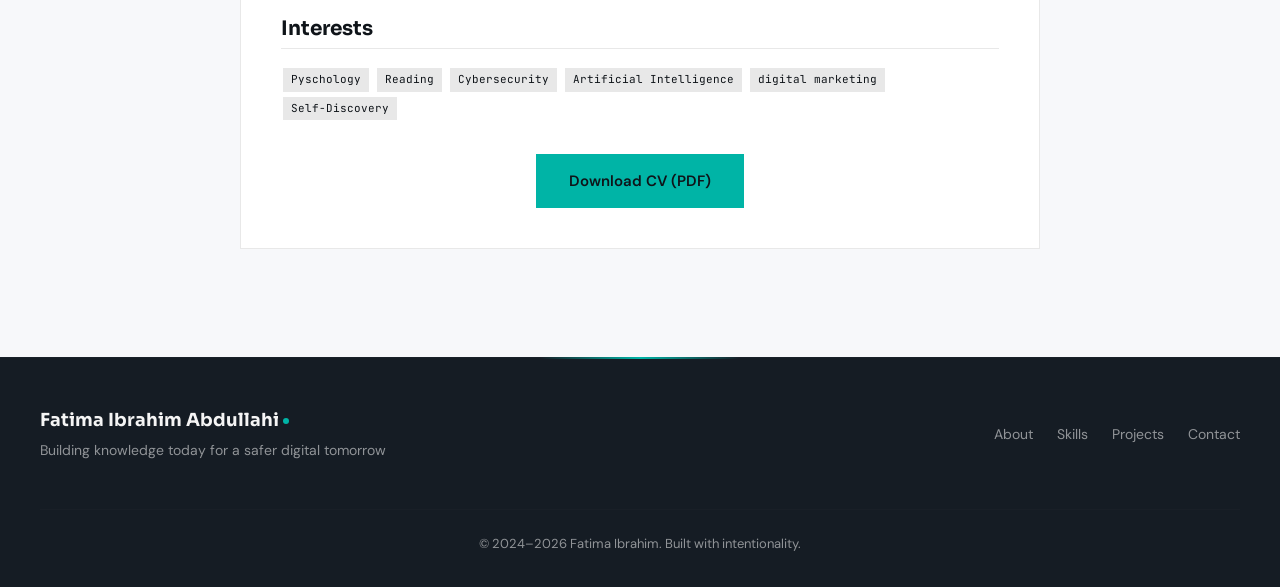
<file: my work/resume.html>
<!-- ═════════════════════════════════════════════════════════════════════════
  FATIMA PORTFOLIO — RESUME PAGE (resume.html)
  ─────────────────────────────────────────────────────────────────────────
  A professional CV/resume card layout. Sections include:
  • Header with name + title
  • Education
  • Skills (tag grid)
  • Experience
  • Languages
  • Interests
  • Download button
  ═════════════════════════════════════════════════════════════════════════ -->

<!DOCTYPE html>
<html lang="en">
<head>
  <meta charset="UTF-8">
  <meta name="viewport" content="width=device-width, initial-scale=1.0">
  <title>Fatima — Resume</title>
  <meta name="description" content="Resume of Fatima — software engineer and cybersecurity enthusiast.">

  <link rel="preconnect" href="https://fonts.googleapis.com">
  <link rel="preconnect" href="https://fonts.gstatic.com" crossorigin>
  <link href="https://fonts.googleapis.com/css2?family=DM+Sans:ital,opsz,wght@0,9..40,400;0,9..40,500;0,9..40,600;1,9..40,400&family=JetBrains+Mono:wght@400;500&family=Sora:wght@400;600;700;800&display=swap" rel="stylesheet">

  <link rel="stylesheet" href="style.css">
</head>
<body>

  <div class="noise-overlay"></div>
  <div class="page-wrap">

    <!-- ═══════════ NAVBAR ═══════════ -->
    <nav class="navbar">
      <div class="navbar-content">
        <a href="index.html" class="logo">
          <span class="logo-text">Fatima Ibrahim Abdullahi</span>
          <span class="logo-dot"></span>
        </a>
        <input type="checkbox" id="menuToggle" class="menu-toggle">
        <label for="menuToggle" class="hamburger" aria-label="Toggle navigation">
          <span></span><span></span><span></span>
        </label>
        <ul class="nav-links">
          <li><a href="index.html" class="nav-link">Home</a></li>
          <li><a href="about.html" class="nav-link">About</a></li>
          <li><a href="skills.html" class="nav-link">Skills</a></li>
          <li><a href="education.html" class="nav-link">Education</a></li>
          <li><a href="experience.html" class="nav-link">Experience</a></li>
          <li><a href="projects.html" class="nav-link">Projects</a></li>
          <li><a href="services.html" class="nav-link">Services</a></li>
          <li><a href="gallery.html" class="nav-link">Certifications</a></li>
          <li><a href="resume.html" class="nav-link active">Resume</a></li>
          <li><a href="contact.html" class="nav-link">Contact</a></li>
        </ul>
        <label for="menuToggle" class="nav-overlay"></label>
      </div>
    </nav>

    <!-- ═══════════ PAGE HERO ═══════════ -->
    <section class="page-hero">
      <div class="page-hero-bg">
        <div class="hero-orb orb-1" style="width:400px;height:400px;top:-30%;right:-10%"></div>
        <div class="hero-orb orb-2" style="width:300px;height:300px;bottom:-20%;left:-5%"></div>
      </div>
      <div class="page-hero-content">
        <span class="section-label">Curriculum Vitae</span>
        <h1>Resume</h1>
        <p>My professional profile, skills, and experience at a glance.</p>
      </div>
    </section>

    <!-- ═══════════ RESUME CARD ═════════ -->
    <section class="resume-page">
      <div class="resume-container">

        <div class="resume-card entrance entrance-1">

          <!-- ─── Resume Header ─── -->
          <div class="resume-header">
            <h1>Fatima Ibrahim Abdullahi</h1>
            <p class="resume-title">Software Engineer → Cybersecurity</p>
            <p>Building secure systems, one project at a time.</p>
          </div>

          <!-- ─── Education Section ─── -->
          <div class="resume-section">
            <h2>Education</h2>
            <div class="resume-item">
              <h3>Software Engineering</h3>
              <div class="resume-meta">Northwest University | 2025 – Present</div>
              <p>Focus on software development, web technologies, and cybersecurity fundamentals.</p>
            </div>
            <div class="resume-item">
              <h3>Cybersecurity Path</h3>
              <div class="resume-meta">Cyber Security Track | 2025 – Present</div>
              <p>Network security, cryptography, system hardening, and ethical hacking.</p>
            </div>
          </div>

          <!-- ─── Skills Section ─── -->
          <div class="resume-section">
            <h2>Skills</h2>
            <div class="resume-grid">
              <div>
                <h3>Frontend</h3>
                <div>
                  <span class="resume-tag">HTML5</span>
                  <span class="resume-tag">CSS3</span>
                  <span class="resume-tag">JavaScript</span>
                  <span class="resume-tag">Responsive Design</span>
                </div>
              </div>
              <div>
                <h3>Cybersecurity</h3>
                <div>
                  <span class="resume-tag">Networking</span>
                  <span class="resume-tag">Python</span>
                  <span class="resume-tag">Defensive security</span>
                  <span class="resume-tag">Cryptography</span>
                </div>
              </div>
              <div>
                <h3>Tools</h3>
                <div>
                  <span class="resume-tag">VS Code</span>
                  <span class="resume-tag">Git</span>
                  <span class="resume-tag">Wireshark</span>
                  <span class="resume-tag">Kali</span>
                </div>
              </div>
              <div>
                <h3>Mindset</h3>
                <div>
                  <span class="resume-tag">Problem-Solving</span>
                  <span class="resume-tag">Documentation</span>
                  <span class="resume-tag">Self-Learning</span>
                  <span class="resume-tag">Time Management</span>
                </div>
              </div>
            </div>
          </div>

          <!-- ─── Experience Section ─── -->
          <div class="resume-section">
            <h2>Experience</h2>
            <div class="resume-item">
              <h3>Portfolio Website</h3>
              <div class="resume-meta">Personal Project | 2026</div>
              <p>Built a 10-page responsive portfolio using only HTML and CSS. Semantic markup, modern CSS architecture, and CSS-only interactions.</p>
            </div>
            <div class="resume-item">
              <h3>Cybersecurity Lab</h3>
              <div class="resume-meta">Personal Project | 2025</div>
              <p>Network security exploration, and vulnerability assessments using Kali Linux and Wireshark.</p>
            </div>
            <div class="resume-item">
              <h3>Digital Marketing</h3>
              <div class="resume-meta">Personal Project | 2026</div>
              <p>create social media content, educational posts and campaign planning</p>
            </div>
          </div>

          <!-- ─── Languages Section ─── -->
          <div class="resume-section">
            <h2>Languages</h2>
            <div class="resume-grid">
              <div>
                <h3>Hausa</h3>
                <p>Native</p>
              </div>
              <div>
                <h3>English</h3>
                <p>Professional Proficiency</p>
              </div>
            </div>
          </div>

          <!-- ─── Interests Section ─── -->
          <div class="resume-section">
            <h2>Interests</h2>
            <div>
              <span class="resume-tag">Pyschology</span>
              <span class="resume-tag">Reading</span>
              <span class="resume-tag">Cybersecurity</span>
              <span class="resume-tag">Artificial Intelligence</span>
              <span class="resume-tag">digital marketing</span>
              <span class="resume-tag">Self-Discovery</span>
            </div>
          </div>

          <!-- ─── Download Button ─── -->          
           <div class="resume-download">
            <a href="#" class="btn btn-primary">Download CV (PDF)</a>
          </div>

        </div>

      </div>
    </section>

    <!-- ═══════════ FOOTER ═══════════ -->
    <footer class="footer">
      <div class="footer-content">
        <div class="footer-brand">
          <a href="index.html" class="logo">Fatima Ibrahim Abdullahi<span class="logo-dot"></span></a>
          <p>Building knowledge today for a safer digital tomorrow</p>
        </div>
        <div class="footer-links">
          <a href="about.html">About</a>
          <a href="skills.html">Skills</a>
          <a href="projects.html">Projects</a>
          <a href="contact.html">Contact</a>
        </div>
        <div class="footer-copy">
          <p>&copy; 2024–2026 Fatima Ibrahim. Built with intentionality.</p>
        </div>
      </div>
    </footer>

  </div>

</body>
</html>
</file>
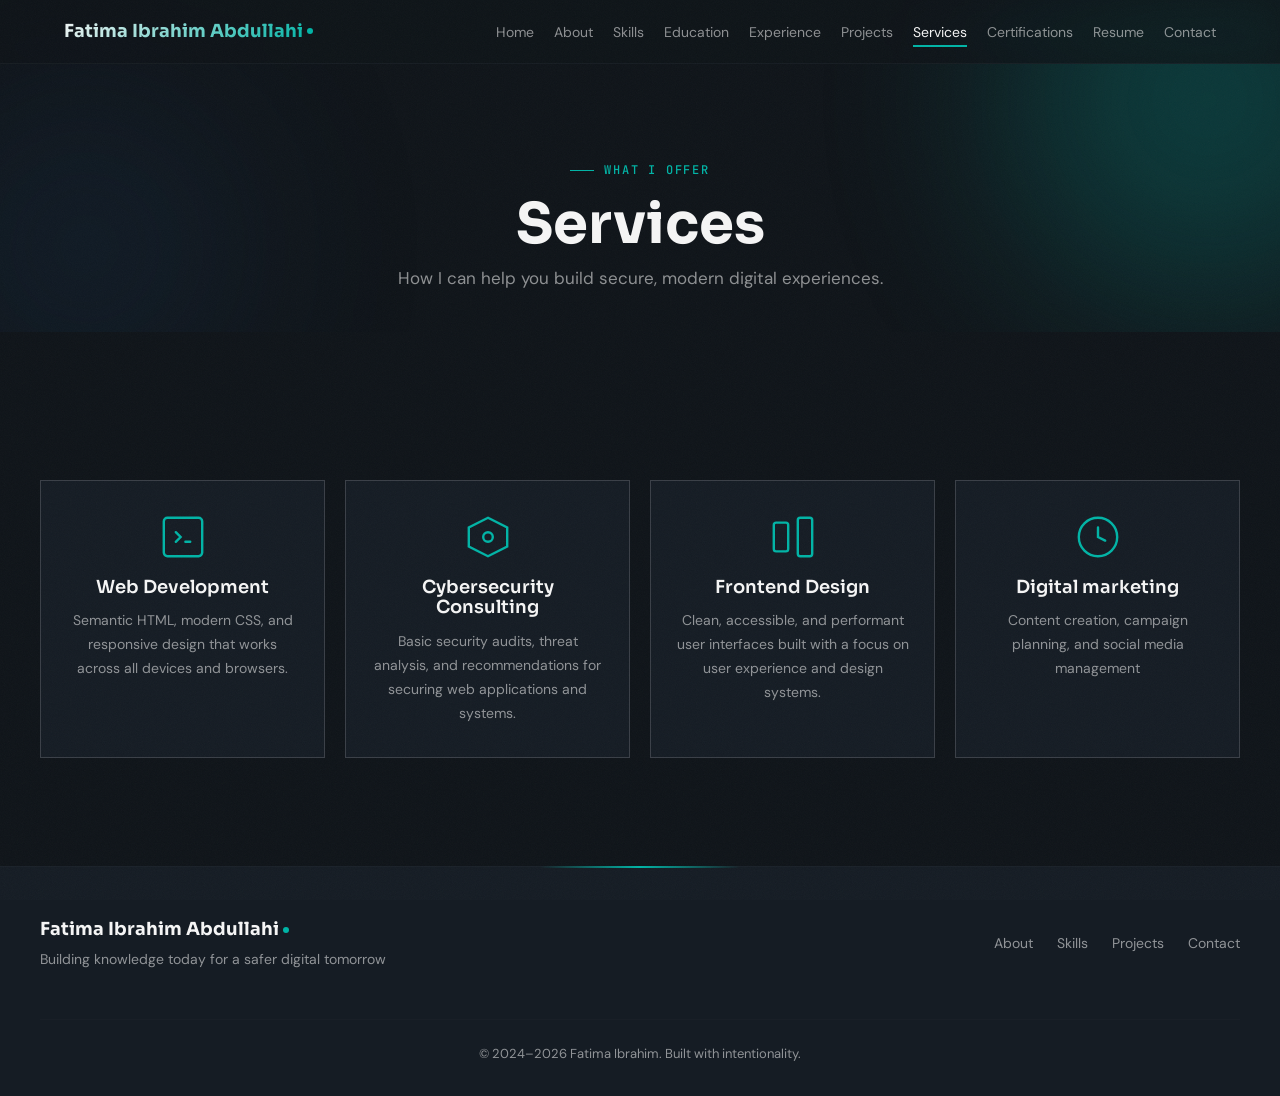
<file: my work/services.html>
<!-- ═════════════════════════════════════════════════════════════════════════
  FATIMA PORTFOLIO — SERVICES PAGE (services.html)
  ─────────────────────────────────────────────────────────────────────────
  A 4-column grid of service cards. Each card has an icon, title, and
  description of what you offer.
  ═════════════════════════════════════════════════════════════════════════ -->

<!DOCTYPE html>
<html lang="en">
<head>
  <meta charset="UTF-8">
  <meta name="viewport" content="width=device-width, initial-scale=1.0">
  <title>Fatima — Services</title>
  <meta name="description" content="Services offered by Fatima — web development and cybersecurity consulting.">

  <link rel="preconnect" href="https://fonts.googleapis.com">
  <link rel="preconnect" href="https://fonts.gstatic.com" crossorigin>
  <link href="https://fonts.googleapis.com/css2?family=DM+Sans:ital,opsz,wght@0,9..40,400;0,9..40,500;0,9..40,600;1,9..40,400&family=JetBrains+Mono:wght@400;500&family=Sora:wght@400;600;700;800&display=swap" rel="stylesheet">

  <link rel="stylesheet" href="style.css">
</head>
<body>

  <div class="noise-overlay"></div>
  <div class="page-wrap">

    <!-- ═══════════ NAVBAR ═══════════ -->
    <nav class="navbar">
      <div class="navbar-content">
        <a href="index.html" class="logo">
          <span class="logo-text">Fatima Ibrahim Abdullahi</span>
          <span class="logo-dot"></span>
        </a>
        <input type="checkbox" id="menuToggle" class="menu-toggle">
        <label for="menuToggle" class="hamburger" aria-label="Toggle navigation">
          <span></span><span></span><span></span>
        </label>
        <ul class="nav-links">
          <li><a href="index.html" class="nav-link">Home</a></li>
          <li><a href="about.html" class="nav-link">About</a></li>
          <li><a href="skills.html" class="nav-link">Skills</a></li>
          <li><a href="education.html" class="nav-link">Education</a></li>
          <li><a href="experience.html" class="nav-link">Experience</a></li>
          <li><a href="projects.html" class="nav-link">Projects</a></li>
          <li><a href="services.html" class="nav-link active">Services</a></li>
          <li><a href="gallery.html" class="nav-link">Certifications</a></li>
          <li><a href="resume.html" class="nav-link">Resume</a></li>
          <li><a href="contact.html" class="nav-link">Contact</a></li>
        </ul>
        <label for="menuToggle" class="nav-overlay"></label>
      </div>
    </nav>

    <!-- ═══════════ PAGE HERO ═══════════ -->
    <section class="page-hero">
      <div class="page-hero-bg">
        <div class="hero-orb orb-1" style="width:400px;height:400px;top:-30%;right:-10%"></div>
        <div class="hero-orb orb-2" style="width:300px;height:300px;bottom:-20%;left:-5%"></div>
      </div>
      <div class="page-hero-content">
        <span class="section-label">What I Offer</span>
        <h1>Services</h1>
        <p>How I can help you build secure, modern digital experiences.</p>
      </div>
    </section>

    <!-- ═══════════ SERVICES GRID ═══════════ -->
    <section class="services-page">
      <div class="services-container">

        <div class="services-grid">

          <!-- Service 1 -->
          <div class="service-card entrance entrance-1">
            <div class="service-icon">
              <svg viewBox="0 0 40 40" fill="none"><rect x="4" y="4" width="32" height="32" rx="3" stroke="currentColor" stroke-width="2"/><path d="M14 16l4 4-4 4" stroke="currentColor" stroke-width="2" stroke-linecap="round"/><path d="M22 24h4" stroke="currentColor" stroke-width="2" stroke-linecap="round"/></svg>
            </div>
            <h3>Web Development</h3>
            <p>Semantic HTML, modern CSS, and responsive design that works across all devices and browsers.</p>
          </div>

          <!-- Service 2 -->
          <div class="service-card entrance entrance-2">
            <div class="service-icon">
              <svg viewBox="0 0 40 40" fill="none"><path d="M20 4l16 8v16l-16 8-16-8V12l16-8z" stroke="currentColor" stroke-width="2"/><circle cx="20" cy="20" r="4" stroke="currentColor" stroke-width="2"/></svg>
            </div>
            <h3>Cybersecurity Consulting</h3>
            <p>Basic security audits, threat analysis, and recommendations for securing web applications and systems.</p>
          </div>

          <!-- Service 3 -->
          <div class="service-card entrance entrance-3">
            <div class="service-icon">
              <svg viewBox="0 0 40 40" fill="none"><rect x="4" y="8" width="12" height="24" rx="2" stroke="currentColor" stroke-width="2"/><rect x="24" y="4" width="12" height="32" rx="2" stroke="currentColor" stroke-width="2"/></svg>
            </div>
            <h3>Frontend Design</h3>
            <p>Clean, accessible, and performant user interfaces built with a focus on user experience and design systems.</p>
          </div>

          <!-- Service 4 -->
          <div class="service-card entrance entrance-4">
            <div class="service-icon">
              <svg viewBox="0 0 40 40" fill="none"><circle cx="20" cy="20" r="16" stroke="currentColor" stroke-width="2"/><path d="M20 12v8l6 3" stroke="currentColor" stroke-width="2" stroke-linecap="round"/></svg>
            </div>
            <h3>Digital marketing</h3>
            <p>Content creation, campaign planning, and social media management</p>
          </div>

        </div>
      </div>
    </section>

    <!-- ═══════════ FOOTER ═══════════ -->
    <footer class="footer">
      <div class="footer-content">
        <div class="footer-brand">
          <a href="index.html" class="logo">Fatima Ibrahim Abdullahi<span class="logo-dot"></span></a>
          <p>Building knowledge today for a safer digital tomorrow</p>
        </div>
        <div class="footer-links">
          <a href="about.html">About</a>
          <a href="skills.html">Skills</a>
          <a href="projects.html">Projects</a>
          <a href="contact.html">Contact</a>
        </div>
        <div class="footer-copy">
          <p>&copy; 2024–2026 Fatima Ibrahim. Built with intentionality.</p>
        </div>
      </div>
    </footer>

  </div>

</body>
</html>
</file>
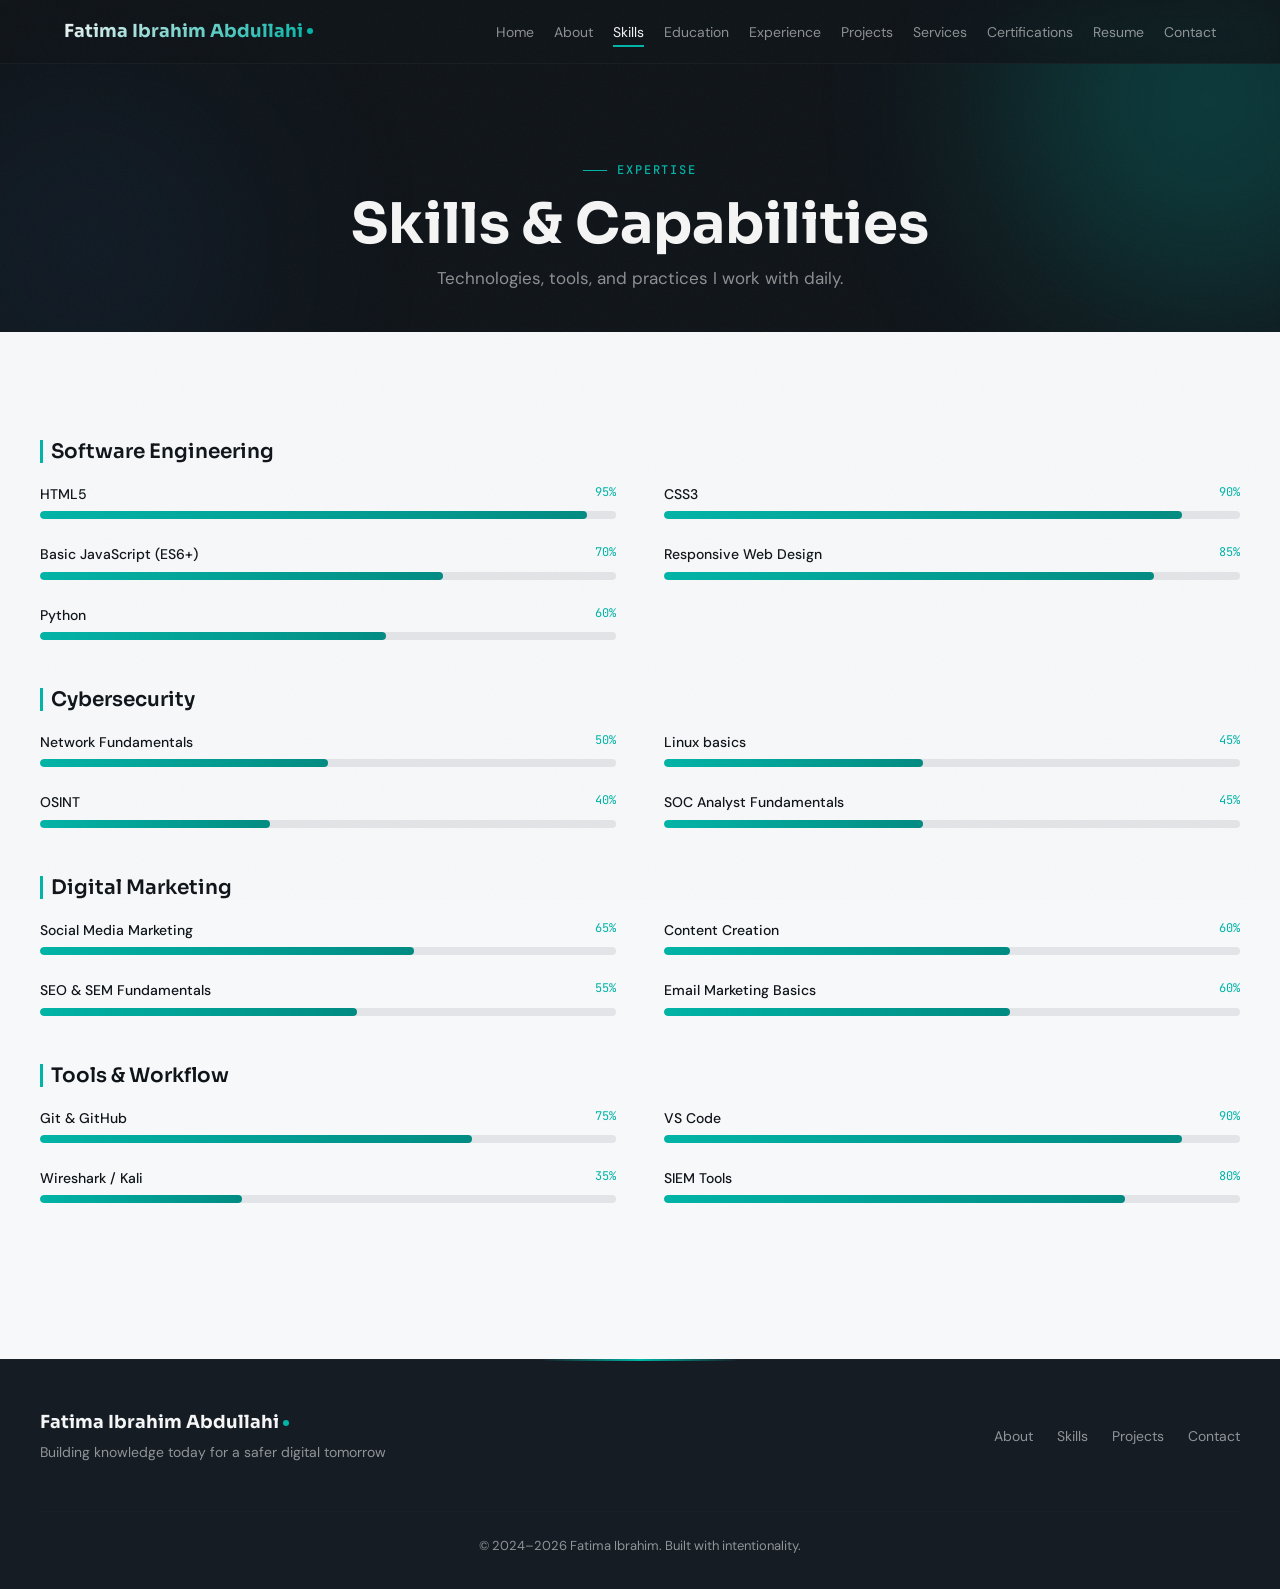
<file: my work/skills.html>
<!-- ═══════════════════════════════════════════
  FATIMA PORTFOLIO — SKILLS PAGE (skills.html)
  ═══════════ -->

<!DOCTYPE html>
<html lang="en">
<head>
  <meta charset="UTF-8">
  <meta name="viewport" content="width=device-width, initial-scale=1.0">
  <title>Fatima — Skills</title>
  <meta name="description" content="Skills and capabilities of Fatima — software engineer and cybersecurity enthusiast.">

  <link rel="preconnect" href="https://fonts.googleapis.com">
  <link rel="preconnect" href="https://fonts.gstatic.com" crossorigin>
  <link href="https://fonts.googleapis.com/css2?family=DM+Sans:ital,opsz,wght@0,9..40,400;0,9..40,500;0,9..40,600;1,9..40,400&family=JetBrains+Mono:wght@400;500&family=Sora:wght@400;600;700;800&display=swap" rel="stylesheet">

  <link rel="stylesheet" href="style.css">
</head>
<body>

  <div class="noise-overlay"></div>
  <div class="page-wrap">

    <!-- ═══════════ NAVBAR ═══════════ -->
    <nav class="navbar">
      <div class="navbar-content">
        <a href="index.html" class="logo">
          <span class="logo-text">Fatima Ibrahim Abdullahi</span>
          <span class="logo-dot"></span>
        </a>
        <input type="checkbox" id="menuToggle" class="menu-toggle">
        <label for="menuToggle" class="hamburger" aria-label="Toggle navigation">
          <span></span><span></span><span></span>
        </label>
        <ul class="nav-links">
          <li><a href="index.html" class="nav-link">Home</a></li>
          <li><a href="about.html" class="nav-link">About</a></li>
          <li><a href="skills.html" class="nav-link active">Skills</a></li>
          <li><a href="education.html" class="nav-link">Education</a></li>
          <li><a href="experience.html" class="nav-link">Experience</a></li>
          <li><a href="projects.html" class="nav-link">Projects</a></li>
          <li><a href="services.html" class="nav-link">Services</a></li>
          <li><a href="gallery.html" class="nav-link">Certifications</a></li>
          <li><a href="resume.html" class="nav-link">Resume</a></li>
          <li><a href="contact.html" class="nav-link">Contact</a></li>
        </ul>
        <label for="menuToggle" class="nav-overlay"></label>
      </div>
    </nav>

    <!-- ═══════════ PAGE HERO ═══════════ -->
    <section class="page-hero">
      <div class="page-hero-bg">
        <div class="hero-orb orb-1" style="width:400px;height:400px;top:-30%;right:-10%"></div>
        <div class="hero-orb orb-2" style="width:300px;height:300px;bottom:-20%;left:-5%"></div>
      </div>
      <div class="page-hero-content">
        <span class="section-label">Expertise</span>
        <h1>Skills &amp; Capabilities</h1>
        <p>Technologies, tools, and practices I work with daily.</p>
      </div>
    </section>

    <!-- ═══════════ SKILLS CONTENT ═══════════
         Each .skills-category is a group of related skills -->

    <section class="skills-page">
      <div class="skills-container">

        <!-- ─── Software Engineering ─── -->
        <div class="skills-category entrance entrance-1">
          <h3>Software Engineering</h3>
          <div class="skill-bar-group">
            <div class="skill-bar-item">
              <div class="skill-bar-header"><span>HTML5</span><span>95%</span></div>
              <div class="skill-bar-track"><div class="skill-bar-fill" style="width:95%"></div></div>
            </div>
            <div class="skill-bar-item">
              <div class="skill-bar-header"><span>CSS3</span><span>90%</span></div>
              <div class="skill-bar-track"><div class="skill-bar-fill" style="width:90%"></div></div>
            </div>
            <div class="skill-bar-item">
              <div class="skill-bar-header"><span>Basic JavaScript (ES6+)</span><span>70%</span></div>
              <div class="skill-bar-track"><div class="skill-bar-fill" style="width:70%"></div></div>
            </div>
            <div class="skill-bar-item">
              <div class="skill-bar-header"><span>Responsive Web Design</span><span>85%</span></div>
              <div class="skill-bar-track"><div class="skill-bar-fill" style="width:85%"></div></div>
            </div>
            <div class="skill-bar-item">
              <!-- 💡 Update this percentage when your Python skills improve -->
              <div class="skill-bar-header"><span>Python</span><span>60%</span></div>
              <div class="skill-bar-track"><div class="skill-bar-fill" style="width:60%"></div></div>
            </div>
          </div>
        </div>

        <!-- ─── Cybersecurity ─── -->
        <div class="skills-category entrance entrance-3">
          <h3>Cybersecurity</h3>
          <div class="skill-bar-group">
            <div class="skill-bar-item">
              <div class="skill-bar-header"><span>Network Fundamentals</span><span>50%</span></div>
              <div class="skill-bar-track"><div class="skill-bar-fill" style="width:50%"></div></div>
            </div>
            <div class="skill-bar-item">
              <div class="skill-bar-header"><span>Linux basics</span><span>45%</span></div>
              <div class="skill-bar-track"><div class="skill-bar-fill" style="width:45%"></div></div>
            </div>
            <div class="skill-bar-item">
              <div class="skill-bar-header"><span>OSINT</span><span>40%</span></div>
              <div class="skill-bar-track"><div class="skill-bar-fill" style="width:40%"></div></div>
            </div>
            <div class="skill-bar-item">
              <div class="skill-bar-header"><span>SOC Analyst Fundamentals</span><span>45%</span></div>
              <div class="skill-bar-track"><div class="skill-bar-fill" style="width:45%"></div></div>
            </div>
          </div>
        </div>

        <!-- ─── Digital Marketing─── -->
        <div class="skills-category entrance entrance-2">
          <h3>Digital Marketing</h3>
          <div class="skill-bar-group">
            <div class="skill-bar-item">
              <div class="skill-bar-header"><span>Social Media Marketing</span><span>65%</span></div>
              <div class="skill-bar-track"><div class="skill-bar-fill" style="width:65%"></div></div>
            </div>
            <div class="skill-bar-item">
              <div class="skill-bar-header"><span>Content Creation</span><span>60%</span></div>
              <div class="skill-bar-track"><div class="skill-bar-fill" style="width:60%"></div></div>
            </div>
            <div class="skill-bar-item">
              <div class="skill-bar-header"><span>SEO & SEM Fundamentals</span><span>55%</span></div>
              <div class="skill-bar-track"><div class="skill-bar-fill" style="width:55%"></div></div>
            </div>
            <div class="skill-bar-item">
              <div class="skill-bar-header"><span>Email Marketing Basics</span><span>60%</span></div>
              <div class="skill-bar-track"><div class="skill-bar-fill" style="width:60%"></div></div>
            </div>
          </div>
        </div>


        <!-- ─── Tools & Workflow ─── -->
        <div class="skills-category entrance entrance-4">
          <h3>Tools &amp; Workflow</h3>
          <div class="skill-bar-group">
            <div class="skill-bar-item">
              <div class="skill-bar-header"><span>Git &amp; GitHub</span><span>75%</span></div>
              <div class="skill-bar-track"><div class="skill-bar-fill" style="width:75%"></div></div>
            </div>
            <div class="skill-bar-item">
              <div class="skill-bar-header"><span>VS Code</span><span>90%</span></div>
              <div class="skill-bar-track"><div class="skill-bar-fill" style="width:90%"></div></div>
            </div>
            <div class="skill-bar-item">
              <div class="skill-bar-header"><span>Wireshark / Kali</span><span>35%</span></div>
              <div class="skill-bar-track"><div class="skill-bar-fill" style="width:35%"></div></div>
            </div>
            <div class="skill-bar-item">
              <div class="skill-bar-header"><span>SIEM Tools</span><span>80%</span></div>
              <div class="skill-bar-track"><div class="skill-bar-fill" style="width:80%"></div></div>
            </div>
          </div>
          </div>
          </div>
      </div>
    </section>

    <!-- ═══════════ FOOTER ═══════════ -->
    <footer class="footer">
      <div class="footer-content">
        <div class="footer-brand">
          <a href="index.html" class="logo">Fatima Ibrahim Abdullahi<span class="logo-dot"></span></a>
          <p>Building knowledge today for a safer digital tomorrow</p>
        </div>
        <div class="footer-links">
          <a href="about.html">About</a>
          <a href="skills.html">Skills</a>
          <a href="projects.html">Projects</a>
          <a href="contact.html">Contact</a>
        </div>
        <div class="footer-copy">
          <p>&copy; 2024–2026 Fatima Ibrahim. Built with intentionality.</p>
        </div>
      </div>
    </footer>

  </div>

</body>
</html>
</file>
<file: my work/style.css>
/* ═════════════════════════════════════════════════════════════════════════
   FATIMA PORTFOLIO — MAIN STYLESHEET
   ─────────────────────────────────────────────────────────────────────────
   HOW TO USE THIS FILE:
   • Change the colors in the ":root" section below to theme the whole site
   • Each page section is labeled — find the section you need
   • The file is organized top-to-bottom matching the page flow
   • All measurements use CSS variables so you can change sizes globally
   ═════════════════════════════════════════════════════════════════════════ */


/* ═════════════════════════════════════════════════════════════════════════
   1.  COLORS & FONTS  (change these to theme your site)
   ─────────────────────────────────────────────────────────────────────────
   These are "CSS variables" (custom properties). Change a value here and
   it updates everywhere on the site. This is the easiest way to customize.
  
   ═════════════════════════════════════════════════════════════════════════ */
:root {

  /* ─── DARK THEME BACKGROUNDS ─── */
  --clr-bg: #0F1419;            /* Main page background */
  --clr-bg-alt: #151C24;        /* Slightly lighter bg for cards/sections */
  --clr-bg-card: #1A222C;       /* Card background inside dark sections */

  /* ─── DARK THEME TEXT ─── */
  --clr-text: #F5F5F5;          /* Main text color (near-white) */
  --clr-text-dim: rgba(245,245,245,0.55);  /* Dimmer text for subtitles */

  /* ─── BRAND / ACCENT COLOR ───
     Change --clr-accent to your brand color to recolor buttons, highlights,
     borders, hover effects, and animated elements across the entire site. */
  --clr-accent: #00B4A6;        /* Main accent (teal) */
  --clr-accent-dark: #008B82;   /* Darker accent for hover/active states */
  --clr-accent-glow: rgba(0,180,166,0.2);  /* Glow effect behind elements */

  /* ─── NEUTRAL / BORDER COLORS ─── */
  --clr-neutral: #3A3F47;       /* Borders, dividers on dark backgrounds */
  --clr-neutral-dim: rgba(58,63,71,0.25);  /* Subtle borders */

  /* ─── LIGHT THEME (used on About, Skills, Projects light sections) ─── */
  --clr-light-bg: #F7F8FA;      /* Background for light sections */
  --clr-dark-text: #0F1419;     /* Text color on light backgrounds */
  --clr-dark-dim: rgba(15,20,25,0.6);  /* Dimmer text on light bg */

  /* ─── LIGHT THEME CARDS ─── */
  --clr-card-bg: #ffffff;       /* Card background on light sections */
  --clr-card-border: #e8e8e8;   /* Card border on light sections */

  /* ─── FONTS ───
     💡 TIP: Change these to use different Google Fonts.
            Must also update the <link> tag inside every HTML <head>. */
  --ff-display: 'Sora', sans-serif;        /* Headings / titles */
  --ff-body: 'DM Sans', sans-serif;         /* Body / paragraph text */
  --ff-mono: 'JetBrains Mono', monospace;   /* Code / technical labels */

  /* ─── LAYOUT SIZES ───
     💡 TIP: Adjust these to change spacing across the whole site at once. */
  --nav-h: 64px;                /* Navbar height */
  --max-w: 1200px;              /* Max content width */
  --section-pad: clamp(80px, 12vh, 140px);  /* Padding above/below sections */
}

/* ═════════════════════════════════════════════════════════════════════════
   2.  CSS RESET  (removes default browser spacing)
   ─────────────────────────────────────────────────────────────────────────
   💡 TIP: You normally don't need to change anything here.
   ═════════════════════════════════════════════════════════════════════════ */

/* Remove default margins/padding so everything starts from a clean slate */
*, *::before, *::after { margin: 0; padding: 0; box-sizing: border-box; }

/* Smooth scrolling when clicking anchor links */
html { scroll-behavior: smooth; }

body {
  font-family: var(--ff-body);
  font-weight: 400;
  font-size: 1rem;
  line-height: 1.6;
  background: var(--clr-bg);
  color: var(--clr-text);
  overflow-x: hidden;              /* Prevent horizontal scroll on mobile */
}

/* Selected text color (highlight) */
::selection { background: var(--clr-accent); color: var(--clr-bg); }

img  { max-width: 100%; display: block; }
a    { text-decoration: none; color: inherit; }
ul   { list-style: none; }

/* ═════════════════════════════════════════════════════════════════════════
   3.  TYPOGRAPHY  (headings, labels, text styles)
   ─────────────────────────────────────────────────────────────────────────
   💡 TIP: Change font-size values here to make text bigger/smaller globally.
   ═════════════════════════════════════════════════════════════════════════ */

/* Headings use the display font (Sora) */
h1, h2, h3 { font-family: var(--ff-display); font-weight: 700; line-height: 1.15; }

/* Responsive font sizes: min size / preferred / max size */
h1 { font-size: clamp(1rem, 10vw, 5rem); }
h2 { font-size: clamp(1.8rem, 4.5vw, 2.5rem); margin-bottom: 0.5rem; }

/* ─── Section label (small uppercase text above titles) ───
     Example: "About" or "Skills" in small mono text.
   💡 TIP: Use <span class="section-label">Label</span> in your HTML. */
.section-label {
  font-family: var(--ff-mono);
  font-size: .75rem;
  font-weight: 500;
  color: var(--clr-accent);
  text-transform: uppercase;
  letter-spacing: .15em;
  display: inline-block;
  margin-bottom: .75rem;
  position: relative;
}

/* Small accent line before the label */
.section-label::before {
  content: '';
  display: inline-block;
  width: 24px;
  height: 1.5px;
  background: var(--clr-accent);
  margin-right: 10px;
  vertical-align: middle;
}

/* Centered section header (used on inner pages) */
.section-header { text-align: center; margin-bottom: 3rem; }
.section-header h2 { color: var(--clr-text); }
.section-header .section-label { margin-bottom: .5rem; }
.light-section .section-header h2 { color: var(--clr-dark-text); }

/* ═════════════════════════════════════════════════════════════════════════
   5.  PAGE LOAD ENTRANCE  (fades in the whole page when it loads)
   ─────────────────────────────────────────────────────────────────────────
   💡 TIP: Wrap all page content in <div class="page-wrap"> to enable this.
   ═════════════════════════════════════════════════════════════════════════ */

.page-wrap { animation: pageFadeIn .6s ease forwards; }

/* Subtle grain texture overlay — sits on top of everything, pointer-events off
   so it never blocks clicks. Gives pages a polished, tactile feel. */
.noise-overlay {
  position: fixed;
  inset: 0;
  z-index: 9999;
  pointer-events: none;
  opacity: .035;
  background-image: url("data:image/svg+xml,%3Csvg viewBox='0 0 256 256' xmlns='http://www.w3.org/2000/svg'%3E%3Cfilter id='noise'%3E%3CfeTurbulence type='fractalNoise' baseFrequency='0.9' numOctaves='4' stitchTiles='stitch'/%3E%3C/filter%3E%3Crect width='100%25' height='100%25' filter='url(%23noise)'/%3E%3C/svg%3E");
  background-size: 200px 200px;
}

/* ═════════════════════════════════════════════════════════════════════════
   6.  NAVBAR  (the sticky top menu — same on all 10 pages)
   ─────────────────────────────────────────────────────────────────────────
   💡 TIP: To add/remove a nav link, edit the <ul class="nav-links"> in every
          single HTML file. Add <li><a href="page.html" class="nav-link">Name</a></li>.
   ═════════════════════════════════════════════════════════════════════════ */

.navbar {
  position: fixed;                 /* Stays at top while scrolling */
  top: 0; left: 0;
  width: 100%;
  height: var(--nav-h);
  z-index: 1000;
  background: rgba(15, 20, 25, .85);
  backdrop-filter: blur(16px) saturate(180%);   /* Glass blur effect */
  -webkit-backdrop-filter: blur(16px) saturate(180%);  /* Safari support */
  border-bottom: 1px solid rgba(58, 63, 71, .2);
}

/* Inner container — centers content and limits max width */
.navbar-content {
  max-width: var(--max-w);
  margin: 0 auto;
  padding: 0 24px;
  height: 100%;
  display: flex;
  align-items: center;
  justify-content: space-between;
  position: relative;
}

/* ─── Logo (left side) ─── */
.logo {
  display: flex;
  align-items: center;
  gap: 4px;
  font-family: var(--ff-display);
  font-size: 1.125rem;
  font-weight: 700;
  z-index: 1002;                  /* Stays above mobile menu overlay */
}

/* Small pulsing dot next to logo */
.logo-dot {
  display: inline-block;
  width: 6px;
  height: 6px;
  border-radius: 50%;
  background: var(--clr-accent);
  animation: logoPulse 2s ease-in-out infinite;
}

/* Gradient text on the logo */
.logo-text {
  background: linear-gradient(135deg, var(--clr-text), var(--clr-accent));
  -webkit-background-clip: text;
  -webkit-text-fill-color: transparent;
  background-clip: text;
}

/* ─── Navigation links (horizontal row on desktop) ─── */
.nav-links {
  display: flex;
  gap: 1.25rem;
  align-items: center;
}

/* Each link in the nav */
.nav-link {
  font-size: .875rem;
  color: var(--clr-text-dim);
  position: relative;
  padding: 4px 0;
  transition: color .3s;
}

/* Animated underline — hidden by default, appears on hover/active */
.nav-link::after {
  content: '';
  position: absolute;
  bottom: -2px; left: 0;
  width: 100%;
  height: 1.5px;
  background: var(--clr-accent);
  transform: scaleX(0);            /* Start at zero width (invisible) */
  transform-origin: right;         /* Grows from right to left */
  transition: transform .35s ease;
  opacity: 0;
}

/* 💡 Add class="active" to the link matching the current page */
.nav-link:hover,
.nav-link.active { color: var(--clr-text); }

.nav-link:hover::after,
.nav-link.active::after {
  transform: scaleX(1);            /* Full width = visible */
  transform-origin: left;
  opacity: 1;
}

/* ═════════════════════════════════════════════════════════════════════════
   7.  HAMBURGER MENU  (CSS-only — NO JavaScript!)
   ─────────────────────────────────────────────────────────────────────────
   HOW IT WORKS (the "CSS checkbox hack"):
   1. A hidden <input type="checkbox"> sits BEFORE the hamburger + nav
   2. Clicking the <label> (hamburger icon) toggles the checkbox
   3. CSS uses :checked to show/hide the nav-links and animate the icon
   4. The dark overlay <label> also toggles it off when clicked
   ═════════════════════════════════════════════════════════════════════════ */

/* Hide the actual checkbox (it's invisible but functional) */
.menu-toggle { display: none; }

/* ─── 3-line hamburger icon (hidden on desktop, shown on mobile) ─── */
.hamburger {
  display: none;                   /* Desktop: hidden */
  flex-direction: column;
  gap: 5px;
  background: none;
  border: none;
  cursor: pointer;
  padding: 8px;
  z-index: 1002;
  position: relative;
}

/* Each of the 3 horizontal lines */
.hamburger span {
  display: block;
  width: 24px;
  height: 2px;
  background: var(--clr-text);
  border-radius: 2px;
  transition: transform .3s ease, opacity .3s ease;
}

/* ─── When checkbox IS checked: animate hamburger into X shape ─── */
.menu-toggle:checked ~ .hamburger span:nth-child(1) {
  transform: translateY(7px) rotate(45deg);     /* Top line → \ */
}
.menu-toggle:checked ~ .hamburger span:nth-child(2) {
  opacity: 0;                                    /* Middle line → disappears */
}
.menu-toggle:checked ~ .hamburger span:nth-child(3) {
  transform: translateY(-7px) rotate(-45deg);    /* Bottom line → / */
}

/* ─── Show the mobile menu panel ─── */
.menu-toggle:checked ~ .nav-links { right: 0; }

/* ─── Show the dark overlay behind the menu ─── */
.menu-toggle:checked ~ .nav-overlay {
  opacity: 1;
  pointer-events: auto;            /* Now clickable — closes menu when clicked */
}

/* Dark overlay behind mobile menu */
.nav-overlay {
  position: fixed;
  inset: 0;
  background: rgba(0, 0, 0, .5);
  z-index: 998;
  opacity: 0;
  pointer-events: none;            /* Invisible + unclickable by default */
  transition: opacity .45s ease;
}

/* ═════════════════════════════════════════════════════════════════════════
   8.  PAGE HERO  (the top banner on inner pages like About, Skills, etc.)
   ─────────────────────────────────────────────────────────────────────────
   TIP: The HOME page (index.html) uses its own special ".hero" section.
          These ".page-hero" styles are for the other 9 pages.
   ═════════════════════════════════════════════════════════════════════════ */

.page-hero {
  padding: calc(var(--nav-h) + 60px) 24px 40px;  /* Leave room for fixed navbar */
  text-align: center;
  position: relative;
  overflow: hidden;
}

/* Background layer (floating orbs) */
.page-hero-bg { position: absolute; inset: 0; z-index: 0; }

/* Content sits above the background */
.page-hero-content {
  position: relative;
  z-index: 1;
  max-width: var(--max-w);
  margin: 0 auto;
  padding-top: 2rem;
}

.page-hero h1 { font-size: clamp(2.2rem, 6vw, 3.5rem); margin-bottom: .5rem; }
.page-hero p {
  font-size: 1.0625rem;
  color: var(--clr-text-dim);
  max-width: 600px;
  margin: 0 auto;
}

/* ═════════════════════════════════════════════════════════════════════════
   9.  BUTTONS  (reusable button styles for the whole site)
   ═════════════════════════════════════════════════════════════════════════ */

.btn {
  display: inline-flex;
  align-items: center;
  gap: .5rem;
  font-family: var(--ff-body);
  font-size: .9375rem;
  font-weight: 600;
  padding: 14px 32px;
  border: 1.5px solid transparent;
  cursor: pointer;
  position: relative;
  overflow: hidden;
  transition: all .35s cubic-bezier(.25, .46, .45, .94);
}

/* ─── Filled button (accent color background) ─── */
.btn-primary {
  background: var(--clr-accent);
  color: var(--clr-bg);
  border-color: var(--clr-accent);
}

.btn-primary:hover {
  background: var(--clr-accent-dark);
  border-color: var(--clr-accent-dark);
  transform: translateY(-2px);             /* Lifts up on hover */
  box-shadow: 0 12px 40px var(--clr-accent-glow);  /* Glow effect */
}

/* ─── Outline button (transparent, just a border) ─── */
.btn-outline {
  background: transparent;
  color: var(--clr-text);
  border-color: rgba(245, 245, 245, .25);
}

.btn-outline:hover {
  border-color: var(--clr-accent);
  color: var(--clr-accent);
  transform: translateY(-2px);
}

/* ─── Variants ─── */
.btn-small { padding: 10px 20px; font-size: .8125rem; }
.btn-full  { width: 100%; justify-content: center; }

.btn-light {
  background: var(--clr-accent);
  color: var(--clr-bg);
  border-color: var(--clr-accent);
}

.btn-light:hover {
  background: var(--clr-accent-dark);
  border-color: var(--clr-accent-dark);
  transform: translateY(-2px);
  box-shadow: 0 12px 40px var(--clr-accent-glow);
}

/* ═════════════════════════════════════════════════════════════════════════
   10. HERO SECTION  (the main landing page — index.html only!)
   ─────────────────────────────────────────────────────────────────────────
   This is the big full-screen intro visitors see first. It includes:
   • Animated grid background
   • Floating blurred orbs (teal + blue + purple)
   • Floating code symbols ({ } / # _ $ > ~)
   • CSS-only typing animation
   • Decorative terminal window
   • Scroll-down indicator
   ═════════════════════════════════════════════════════════════════════════ */

.hero {
  position: relative;
  min-height: 100dvh;             /* At least the full viewport height */
  display: flex;
  align-items: center;
  overflow: hidden;               /* Orbs going off-screen are hidden */
  padding: var(--nav-h) 24px 40px;
}

/* ─── Background layer (grid + orbs + code symbols) ─── */
.hero-bg { position: absolute; inset: 0; overflow: hidden; z-index: 0; }

/* Subtle animated grid pattern */
.hero-grid {
  position: absolute;
  inset: 0;
  background-image:
    linear-gradient(rgba(0, 180, 166, .04) 1px, transparent 1px),
    linear-gradient(90deg, rgba(0, 180, 166, .04) 1px, transparent 1px);
  background-size: 48px 48px;
  animation: gridDrift 40s linear infinite;
}

/* ─── Floating blurred orbs (decorative background shapes) ───
   💡 TIP: Adjust size, color, position, and animation speed to customize. */
.hero-orb {
  position: absolute;
  border-radius: 50%;
  filter: blur(100px);
  opacity: .25;
}

.orb-1 {
  width: 600px; height: 600px;
  background: var(--clr-accent);
  top: -20%; right: -10%;
  animation: orbFloat 25s ease-in-out infinite;
}
.orb-2 {
  width: 450px; height: 450px;
  background: #1a3a5c;
  bottom: -15%; left: -5%;
  animation: orbFloat 30s ease-in-out infinite reverse;
}
.orb-3 {
  width: 350px; height: 350px;
  background: #2d1b4e;
  top: 50%; left: 40%;
  animation: orbFloat 22s ease-in-out infinite 3s;  /* 3-second delay before start */
}

/* ─── Floating code symbols ({ } / # _ $ > ~) ───
   These drift around the background for a tech-themed atmosphere. */
.hero-glyphs { position: absolute; inset: 0; z-index: 1; }

.glyph {
  position: absolute;
  font-family: var(--ff-mono);
  font-size: 1.5rem;
  color: rgba(0, 180, 166, .12);
  animation: glyphFloat 8s ease-in-out infinite;
}

/* ─── Hero content (text on left + terminal on right) ─── */
.hero-content {
  position: relative;
  z-index: 2;
  width: 100%;
  max-width: var(--max-w);
  margin: 0 auto;
  display: grid;
  grid-template-columns: 1fr 1fr;  /* Two equal columns */
  gap: 4rem;
  align-items: center;
}

.hero-text { max-width: 580px; }

/* Small badge above the name */
.hero-badge {
  display: inline-block;
  font-family: var(--ff-mono);
  font-size: .7rem;
  font-weight: 500;
  color: var(--clr-accent);
  text-transform: uppercase;
  letter-spacing: .2em;
  border: 1px solid rgba(0, 180, 166, .25);
  padding: 6px 14px;
  margin-bottom: 1.5rem;
  animation: fadeSlideIn .8s ease .2s forwards;
  opacity: 0;                     /* Starts invisible → fades in */
}

/* Main name — large gradient text */
.hero-name {
  font-size: clamp(3.5rem, 12vw, 6rem);
  font-weight: 800;
  letter-spacing: -.04em;
  line-height: .95;
  margin-bottom: .75rem;
  background: linear-gradient(135deg, var(--clr-text) 40%, var(--clr-accent) 100%);
  -webkit-background-clip: text;
  -webkit-text-fill-color: transparent;
  background-clip: text;
  animation: fadeSlideIn .8s ease .4s forwards;
  opacity: 0;
}

/* Container for the typing effect */
.hero-typed-line {
  min-height: 2.2em;
  margin-bottom: .5rem;
  animation: fadeSlideIn .8s ease .6s forwards;
  opacity: 0;
}

/* ─── CSS-Only Typing Animation ─── */
.hero-sub {
  font-family: var(--ff-mono);
  font-size: clamp(.9rem, 2vw, 1.15rem);
  color: var(--clr-accent);
  display: inline-block;
  overflow: hidden;
  white-space: nowrap;            /* Keep text on one line for typing effect */
  border-right: 2px solid var(--clr-accent);  /* The blinking cursor */
  width: 0;                       /* Starts at zero — types out to full width */
  animation:
    heroType 2.5s steps(30) .8s forwards,   /* Types out the text */
    heroBlink .7s step-end 3.3s infinite;    /* Then blinks the cursor */
}

/* Tagline below the typed text */
.hero-tagline {
  font-size: clamp(.95rem, 1.8vw, 1.1rem);
  color: var(--clr-text-dim);
  margin-bottom: 2rem;
  animation: fadeSlideIn .8s ease .8s forwards;
  opacity: 0;
}

/* Action buttons */
.hero-actions {
  display: flex;
  gap: 1rem;
  flex-wrap: wrap;
  animation: fadeSlideIn .8s ease 1s forwards;
  opacity: 0;
}

/* ─── Decorative Terminal Window (right column) ─── */
.hero-visual {
  display: flex;
  justify-content: center;
  animation: fadeSlideIn 1s ease 1.2s forwards;
  opacity: 0;
}

.hero-terminal {
  width: 100%;
  max-width: 380px;
  background: rgba(15, 20, 25, .7);
  border: 1px solid rgba(58, 63, 71, .3);
  backdrop-filter: blur(8px);
  overflow: hidden;
  transform: perspective(800px) rotateY(-4deg);  /* Subtle 3D tilt */
  transition: transform .6s ease;
}

.hero-terminal:hover { transform: perspective(800px) rotateY(0deg); }

/* Terminal top bar with traffic light dots */
.terminal-bar {
  display: flex;
  align-items: center;
  gap: 6px;
  padding: 10px 14px;
  background: rgba(58, 63, 71, .15);
  border-bottom: 1px solid rgba(58, 63, 71, .2);
}

.terminal-dot { width: 10px; height: 10px; border-radius: 50%; }
.terminal-dot.red    { background: #ff5f56; }
.terminal-dot.yellow { background: #ffbd2e; }
.terminal-dot.green  { background: #27c93f; }

/* Terminal body with command text */
.terminal-body { padding: 16px 14px; min-height: 80px; }
.terminal-prompt { color: var(--clr-accent); margin-right: 8px; }
.terminal-command {
  font-family: var(--ff-mono);
  font-size: .875rem;
  color: var(--clr-text-dim);
  animation: termCycle 10s steps(1) infinite;  /* Cycles through commands */
}

/* ─── Scroll-down indicator ───*/
.scroll-indicator {
  position: absolute;
  bottom: 32px;
  left: 50%;
  transform: translateX(-50%);
  display: flex;
  flex-direction: column;
  align-items: center;
  gap: 8px;
  z-index: 2;
  color: var(--clr-text-dim);
  animation: fadeSlideIn 1s ease 2s forwards;
  opacity: 0;
}

.scroll-indicator span {
  font-family: var(--ff-mono);
  font-size: .65rem;
  text-transform: uppercase;
  letter-spacing: .15em;
}

.scroll-dot { animation: scrollDot 2s ease-in-out infinite; }  /* Bouncing dot */

/* ═════════════════════════════════════════════════════════════════════════
   11. ABOUT PAGE  (about.html)
   ─────────────────────────────────────────────────────────────────────────
   Two-column layout: text on left, stat cards on right.
   ═════════════════════════════════════════════════════════════════════════ */

.about-page {
  padding: var(--section-pad) 24px;
  background: var(--clr-light-bg);
  color: var(--clr-dark-text);
}

.about-container {
  max-width: var(--max-w);
  margin: 0 auto;
  display: grid;
  grid-template-columns: 1.3fr 1fr;  /* Text takes slightly more space */
  gap: 4rem;
  align-items: start;
}

/* Paragraph styling in the about text */
.about-text p { color: var(--clr-dark-dim); line-height: 1.8; margin-bottom: 1rem; }
.about-text p:first-of-type { font-size: 1.125rem; color: var(--clr-dark-text); }
.about-text em { color: var(--clr-accent); font-style: normal; font-weight: 500; }

/* ─── Statistics cards (right column) ───
   💡 TIP: Update the numbers in about.html's .stat-num spans. */
.about-stats { display: grid; grid-template-columns: 1fr 1fr; gap: 1rem; }

.stat-card {
  background: var(--clr-light-bg);
  border: 1px solid rgba(58, 63, 71, .12);
  padding: 24px 20px;
  text-align: center;
  position: relative;
  overflow: hidden;
  transition: transform .4s ease, box-shadow .4s ease;
}

/* Dark slide-up overlay on hover */
.stat-card::before {
  content: '';
  position: absolute;
  inset: 0;
  background: var(--clr-bg);
  transform: translateY(100%);     /* Hidden below by default */
  transition: transform .5s ease;
  z-index: 0;
}

.stat-card:hover::before { transform: translateY(0); }  /* Slides up on hover */
.stat-card:hover { transform: translateY(-4px); box-shadow: 0 16px 48px rgba(0,0,0,.08); }
.stat-card:hover .stat-num,
.stat-card:hover .stat-label { position: relative; z-index: 1; color: var(--clr-text); }

.stat-num {
  display: block;
  font-family: var(--ff-display);
  font-size: 2.5rem;
  font-weight: 700;
  color: var(--clr-accent);
  line-height: 1;
  margin-bottom: 4px;
}

.stat-label { font-size: .8125rem; color: var(--clr-dark-dim); line-height: 1.4; }

/* ═════════════════════════════════════════════════════════════════════════
   12. QUOTE SECTION  (about.html)
   ─────────────────────────────────────────────────────────────────────────
   A full-bleed section with diagonal clip-path edges and a centered quote.
   ═════════════════════════════════════════════════════════════════════════ */

.philosophy {
  position: relative;
  padding: clamp(100px, 16vh, 180px) 24px;
  background: var(--clr-bg);
  overflow: hidden;
  clip-path: polygon(0 8%, 100% 0, 100% 92%, 0 100%);  /* Angled top/bottom edges */
}

.philosophy-bg { position: absolute; inset: 0; }

/* Background orbs for the philosophy section */
.philosophy-shape {
  position: absolute;
  border-radius: 50%;
  filter: blur(120px);
  opacity: .12;
}

.shape-1 {
  width: 500px; height: 500px;
  background: var(--clr-accent);
  top: -20%; right: 20%;
  animation: orbFloat 20s ease-in-out infinite;
}

.shape-2 {
  width: 400px; height: 400px;
  background: #1a3a5c;
  bottom: -30%; left: 10%;
  animation: orbFloat 25s ease-in-out infinite reverse;
}

/* The quote itself */
.philosophy-content {
  position: relative;
  z-index: 1;
  max-width: 800px;
  margin: 0 auto;
  text-align: center;
}

.quote-mark {
  display: block;
  font-family: var(--ff-display);
  font-size: 6rem;
  line-height: .5;
  color: var(--clr-accent);
  opacity: .3;
  margin-bottom: .5rem;
}

.quote-text {
  font-family: var(--ff-display);
  font-size: clamp(1.5rem, 4vw, 2.5rem);
  font-weight: 600;
  line-height: 1.3;
  color: var(--clr-text);
  margin-bottom: 1.5rem;
}

.quote-attribution {
  font-family: var(--ff-mono);
  font-size: .875rem;
  color: var(--clr-text-dim);
  font-style: normal;
}

/* ═════════════════════════════════════════════════════════════════════════
   13. SKILLS PAGE  (skills.html)
   ─────────────────────────────────────────────────────────────────────────
   Each skill category has a heading + progress bars showing proficiency.
   💡 TIP: Edit the percentage in skills.html's style="width:X%" on each bar.
   ═════════════════════════════════════════════════════════════════════════ */

.skills-page {
  background: var(--clr-light-bg);
  color: var(--clr-dark-text);
  padding: var(--section-pad) 24px;
}

.skills-container { max-width: var(--max-w); margin: 0 auto; }

/* ─── Each skill category block (Frontend, Backend, etc.) ─── */
.skills-category { margin-bottom: 3rem; }

/* Category heading with accent left border */
.skills-category h3 {
  font-family: var(--ff-display);
  font-size: 1.25rem;
  font-weight: 600;
  color: var(--clr-dark-text);
  margin-bottom: 1.25rem;
  padding-left: .5rem;
  border-left: 3px solid var(--clr-accent);
}

/* ─── Progress bars grid ───
     Two columns of skill bars. Each bar has a label + percentage + track. */
.skill-bar-group { display: grid; grid-template-columns: 1fr 1fr; gap: 1.5rem 3rem; }

.skill-bar-item { display: flex; flex-direction: column; gap: 6px; }

/* The label row: skill name on left, percentage on right */
.skill-bar-header {
  display: flex;
  justify-content: space-between;
  font-size: .875rem;
}

.skill-bar-header span:first-child { color: var(--clr-dark-text); font-weight: 500; }
.skill-bar-header span:last-child {
  color: var(--clr-accent);
  font-family: var(--ff-mono);
  font-size: .75rem;
}

/* The gray background track */
.skill-bar-track {
  height: 8px;
  background: rgba(58, 63, 71, .1);
  border-radius: 4px;
  overflow: hidden;
}

/* The colored fill bar — animate from 0 to width% on page load */
.skill-bar-fill {
  height: 100%;
  border-radius: 4px;
  background: linear-gradient(90deg, var(--clr-accent), var(--clr-accent-dark));
  width: 0;
  animation: barFill 1.2s ease .3s forwards;
}

/* 3-column layout for skill category cards (alternative layout) */
.skills-cols { display: grid; grid-template-columns: repeat(3, 1fr); gap: 2rem; }

/* ═════════════════════════════════════════════════════════════════════════
   14. EDUCATION PAGE  (education.html)
   ─────────────────────────────────────────────────────────────────────────
   Vertical timeline with animated line that draws itself on load.
   💡 TIP: Add/remove items by copying an .edu-item block in education.html.
   ═════════════════════════════════════════════════════════════════════════ */

.education-page { background: var(--clr-bg); padding: var(--section-pad) 24px; }
.edu-container { max-width: var(--max-w); margin: 0 auto; }

/* ─── Timeline track ─── */
.edu-track { position: relative; padding-top: 2rem; padding-left: 2rem; }

/* The vertical line */
.edu-line {
  position: absolute;
  left: 0; top: 0; bottom: 0;
  width: 2px;
  background: var(--clr-neutral);
  overflow: hidden;
}

/* The accent-colored line that grows from top to bottom on page load */
.edu-line::after {
  content: '';
  position: absolute;
  inset: 0;
  background: var(--clr-accent);
  animation: lineGrow 1.8s cubic-bezier(.25, .46, .45, .94) .3s forwards;
  transform-origin: top;
  transform: scaleY(0);            /* Starts at zero height */
}

/* ─── Each timeline item ───
     Items fade in one by one with staggered delays. */
.edu-item {
  position: relative;
  margin-bottom: 2.5rem;
  padding-left: 2rem;
  opacity: 0;
  animation: fadeSlideIn .6s ease forwards;
}

.edu-item:nth-child(1) { animation-delay: .3s; }
.edu-item:nth-child(2) { animation-delay: .6s; }
.edu-item:nth-child(3) { animation-delay: .9s; }
.edu-item:nth-child(4) { animation-delay: 1.2s; }

/* Glowing dot on the timeline */
.edu-dot {
  position: absolute;
  left: -2rem;
  top: 4px;
  width: 14px;
  height: 14px;
  border-radius: 50%;
  background: var(--clr-accent);
  border: 3px solid var(--clr-bg);
  box-shadow: 0 0 0 2px var(--clr-accent), 0 0 20px var(--clr-accent-glow);
}

/* Card containing the education details */
.edu-card { background: var(--clr-bg-alt); border: 1px solid var(--clr-neutral); padding: 24px; }

.edu-year {
  display: block;
  font-family: var(--ff-display);
  font-size: 1.25rem;
  font-weight: 700;
  color: var(--clr-accent);
  margin-bottom: .5rem;
}

.edu-card h3 { font-size: 1.125rem; margin-bottom: .25rem; }
.edu-card .edu-meta { font-size: .875rem; color: var(--clr-text-dim); margin-bottom: .75rem; }
.edu-card p { font-size: .9375rem; color: rgba(245, 245, 245, .8); line-height: 1.7; }

/* ═════════════════════════════════════════════════════════════════════════
   15. EXPERIENCE PAGE  (experience.html)
   ─────────────────────────────────────────────────────────────────────────
   Same timeline layout as Education but with a light background theme
   ═════════════════════════════════════════════════════════════════════════ */

.experience-page {
  background: var(--clr-light-bg);
  color: var(--clr-dark-text);
  padding: var(--section-pad) 24px;
}

.exp-container { max-width: var(--max-w); margin: 0 auto; }

/* Timeline structure — identical to education but lighter theme */
.exp-track { position: relative; padding-top: 2rem; padding-left: 2rem; }

.exp-line {
  position: absolute;
  left: 0; top: 0; bottom: 0;
  width: 2px;
  background: rgba(58, 63, 71, .15);
  overflow: hidden;
}

.exp-line::after {
  content: '';
  position: absolute;
  inset: 0;
  background: var(--clr-accent);
  animation: lineGrow 1.8s cubic-bezier(.25, .46, .45, .94) .3s forwards;
  transform-origin: top;
  transform: scaleY(0);
}

.exp-item {
  position: relative;
  margin-bottom: 2.5rem;
  padding-left: 2rem;
  opacity: 0;
  animation: fadeSlideIn .6s ease forwards;
}

.exp-item:nth-child(1) { animation-delay: .3s; }
.exp-item:nth-child(2) { animation-delay: .6s; }
.exp-item:nth-child(3) { animation-delay: .9s; }
.exp-item:nth-child(4) { animation-delay: 1.2s; }

.exp-dot {
  position: absolute;
  left: -2rem; top: 4px;
  width: 14px; height: 14px;
  border-radius: 50%;
  background: var(--clr-accent);
  border: 3px solid var(--clr-light-bg);
  box-shadow: 0 0 0 2px var(--clr-accent), 0 0 20px var(--clr-accent-glow);
}

.exp-card {
  background: var(--clr-card-bg, #fff);
  border: 1px solid var(--clr-card-border, #e8e8e8);
  padding: 24px;
}

.exp-card h3 { font-size: 1.125rem; margin-bottom: .25rem; color: var(--clr-dark-text); }
.exp-card .exp-meta { font-size: .875rem; color: var(--clr-dark-dim); margin-bottom: .75rem; }
.exp-card p { font-size: .9375rem; color: var(--clr-dark-dim); line-height: 1.7; }

/* ═════════════════════════════════════════════════════════════════════════
   16. PROJECTS PAGE  (projects.html)
   ─────────────────────────────────────────────────────────────────────────
   Has two parts: (1) a featured showcase section with dark bg, (2) a grid
   of project cards on a light background.
   ═════════════════════════════════════════════════════════════════════════ */

.projects-page {
  background: var(--clr-light-bg);
  color: var(--clr-dark-text);
  padding: var(--section-pad) 24px;
}

.projects-container { max-width: var(--max-w); margin: 0 auto; }

/* ─── Featured Showcase (dark background section) ───
     A highlighted project with description + terminal-like frame image. */
.showcase {
  background: var(--clr-bg);
  padding: var(--section-pad) 24px;
  position: relative;
  overflow: hidden;
}

/* Background glow pattern */
.showcase-bg { position: absolute; inset: 0; opacity: .08; }

.showcase-pattern {
  width: 100%;
  height: 200%;
  background:
    radial-gradient(circle at 30% 50%, var(--clr-accent) 0, transparent 50%),
    radial-gradient(circle at 70% 50%, #1a3a5c 0, transparent 50%);
}

.showcase-content { max-width: var(--max-w); margin: 0 auto; position: relative; z-index: 1; }

.showcase-grid {
  display: grid;
  grid-template-columns: 1fr 1fr;
  gap: 3rem;
  align-items: center;
  margin-top: 2rem;
}

.showcase-description { font-size: 1.0625rem; color: var(--clr-text-dim); line-height: 1.8; margin-bottom: 1.5rem; }

.showcase-tags { display: flex; flex-wrap: wrap; gap: .5rem; margin-bottom: 1.5rem; }

.showcase-tags span {
  font-family: var(--ff-mono);
  font-size: .75rem;
  color: var(--clr-accent);
  border: 1px solid rgba(0, 180, 166, .2);
  padding: 4px 10px;
}

/* Terminal-like frame decoration */
.showcase-frame {
  border: 1px solid rgba(58, 63, 71, .3);
  overflow: hidden;
  background: rgba(15, 20, 25, .6);
  backdrop-filter: blur(8px);
}

.frame-bar {
  display: flex;
  align-items: center;
  gap: 6px;
  padding: 10px 14px;
  background: rgba(58, 63, 71, .15);
  border-bottom: 1px solid rgba(58, 63, 71, .2);
}

.frame-bar span:not(.frame-url) { width: 8px; height: 8px; border-radius: 50%; background: var(--clr-neutral); }
.frame-url { margin-left: auto; font-family: var(--ff-mono); font-size: .65rem; color: var(--clr-text-dim); }
.frame-content { padding: 20px 16px; display: flex; flex-direction: column; gap: 6px; }
.frame-line { height: 6px; background: rgba(58, 63, 71, .25); border-radius: 3px; }
.frame-line.short { width: 60%; }
.frame-line.accent { background: var(--clr-accent); width: 40%; }

/* ─── Project Cards Grid (light background) ─── */
.projects-grid {
  max-width: var(--max-w);
  margin: 0 auto;
  display: grid;
  grid-template-columns: repeat(2, 1fr);
  gap: 1.25rem;
}

.project-card {
  background: var(--clr-card-bg, #fff);
  border: 1px solid var(--clr-card-border, #e8e8e8);
  overflow: hidden;
  transition: transform .5s ease, box-shadow .5s ease;
  display: flex;
  flex-direction: column;
}

.project-card:hover { transform: translateY(-6px); box-shadow: 0 20px 60px rgba(0,0,0,.07); }

/* Colored thumbnail at top of card */
.project-thumb { height: 160px; overflow: hidden; position: relative; }

.project-thumb-bg {
  width: 100%;
  height: 100%;
  display: flex;
  align-items: center;
  justify-content: center;
  transition: transform .6s ease;
}

.project-card:hover .project-thumb-bg { transform: scale(1.05); }  /* Zoom on hover */

.project-icon {
  font-family: var(--ff-mono);
  font-size: 2rem;
  color: rgba(255, 255, 255, .2);
  font-weight: 500;
}

/* Card body below the thumbnail */
.project-body { padding: 24px; flex: 1; display: flex; flex-direction: column; gap: .75rem; }

.project-body h3 {
  font-family: var(--ff-display);
  font-size: 1.125rem;
  font-weight: 600;
  color: var(--clr-dark-text);
  position: relative;
  display: inline-block;
  width: fit-content;
}

/* Animated underline on project title (appears on card hover) */
.project-body h3::after {
  content: '';
  position: absolute;
  bottom: -2px; left: 0;
  width: 100%;
  height: 2px;
  background: var(--clr-accent);
  transform: scaleX(0);
  transform-origin: right;
  transition: transform .4s ease;
}

.project-card:hover .project-body h3::after { transform: scaleX(1); transform-origin: left; }

.project-body p { font-size: .875rem; color: var(--clr-dark-dim); line-height: 1.6; flex: 1; }

.project-tech { display: flex; flex-wrap: wrap; gap: .35rem; }

.project-tech span {
  font-family: var(--ff-mono);
  font-size: .6875rem;
  color: var(--clr-dark-text);
  background: #E8E8E8;
  padding: 3px 8px;
}

.project-foot { display: flex; gap: 1rem; padding-top: .5rem; }

.project-link {
  font-size: .8125rem;
  font-weight: 600;
  color: var(--clr-accent);
  position: relative;
  padding-bottom: 2px;
}

/* Animated underline on project links */
.project-link::after {
  content: '';
  position: absolute;
  bottom: 0; left: 0;
  width: 100%;
  height: 1.5px;
  background: currentColor;
  transform: scaleX(0);
  transform-origin: right;
  transition: transform .35s ease;
}

.project-link:hover::after { transform: scaleX(1); transform-origin: left; }

/* ═════════════════════════════════════════════════════════════════════════
   17. SERVICES PAGE  (services.html)
   ─────────────────────────────────────────────────────────────────────────
   4-column grid of service cards with icon, title, and description
   ═════════════════════════════════════════════════════════════════════════ */

.services-page { background: var(--clr-bg); padding: var(--section-pad) 24px; }
.services-container { max-width: var(--max-w); margin: 0 auto; }

.services-grid {
  display: grid;
  grid-template-columns: repeat(4, 1fr);
  gap: 1.25rem;
  margin-top: 2.5rem;
}

.service-card {
  background: var(--clr-bg-alt);
  border: 1px solid var(--clr-neutral);
  padding: 32px 24px;
  text-align: center;
  transition: transform .4s ease, box-shadow .4s ease, border-color .4s ease;
}

.service-card:hover {
  transform: translateY(-6px);
  border-color: var(--clr-accent);       /* Accent border on hover */
  box-shadow: 0 16px 48px rgba(0,0,0,.15);
}

.service-icon { width: 48px; height: 48px; color: var(--clr-accent); margin: 0 auto 1rem; }
.service-icon svg { width: 100%; height: 100%; }
.service-card h3 { font-size: 1.125rem; font-weight: 600; margin-bottom: .75rem; }
.service-card p { font-size: .875rem; color: var(--clr-text-dim); line-height: 1.7; }

/* ═════════════════════════════════════════════════════════════════════════
   18. GALLERY PAGE  (gallery.html)
   ─────────────────────────────────────────────────────────────────────────
   Certificate/preview cards (3-col grid) + Bookshelf reading log (6-col grid).
   💡 TIP: Edit cards in .gallery-grid or books in .books-grid in gallery.html.
   ═════════════════════════════════════════════════════════════════════════ */

.gallery-page {
  background: var(--clr-light-bg);
  color: var(--clr-dark-text);
  padding: var(--section-pad) 24px;
}

.gallery-container { max-width: var(--max-w); margin: 0 auto; }

/* ─── Certificate / achievement cards ─── */
.gallery-grid { display: grid; grid-template-columns: repeat(3, 1fr); gap: 1.25rem; }

.gallery-card {
  background: var(--clr-card-bg, #fff);
  border: 1px solid var(--clr-card-border, #e8e8e8);
  overflow: hidden;
  transition: transform .4s ease, box-shadow .4s ease;
}

.gallery-card:hover { transform: translateY(-4px); box-shadow: 0 16px 40px rgba(0,0,0,.07); }

.gallery-thumb {
  height: 180px;
  display: flex;
  align-items: center;
  justify-content: center;
  font-size: 3rem;
}

.gallery-body { padding: 20px; }
.gallery-body h3 { font-size: 1rem; font-weight: 600; margin-bottom: .25rem; color: var(--clr-dark-text); }
.gallery-body p { font-size: .8125rem; color: var(--clr-dark-dim); }

/* ═════════════════════════════════════════════════════════════════════════
   19. RESUME PAGE  (resume.html)
   ─────────────────────────────────────────────────────────────────────────
   A professional CV/resume card layout with education, skills, experience.
   💡 TIP: Edit the content in resume.html to match your real experience.
   ═════════════════════════════════════════════════════════════════════════ */

.resume-page {
  background: var(--clr-light-bg);
  color: var(--clr-dark-text);
  padding: var(--section-pad) 24px;
}

.resume-container { max-width: 800px; margin: 0 auto; }

/* The white card that holds all resume content */
.resume-card {
  background: var(--clr-card-bg, #fff);
  border: 1px solid var(--clr-card-border, #e8e8e8);
  padding: 40px;
}

/* Header with name + title */
.resume-header { text-align: center; margin-bottom: 2rem; padding-bottom: 2rem; border-bottom: 2px solid var(--clr-accent); }
.resume-header h1 { font-size: 2.5rem; margin-bottom: .25rem; }
.resume-header .resume-title { font-size: 1.0625rem; color: var(--clr-accent); font-weight: 500; }
.resume-header p { font-size: .875rem; color: var(--clr-dark-dim); margin-top: .5rem; }

/* Each section of the resume (Education, Skills, Experience, etc.) */
.resume-section { margin-bottom: 2rem; }

.resume-section h2 {
  font-size: 1.25rem;
  margin-bottom: 1rem;
  padding-bottom: .5rem;
  border-bottom: 1px solid var(--clr-card-border, #e8e8e8);
  color: var(--clr-dark-text);
}

.resume-item { margin-bottom: 1rem; }
.resume-item h3 { font-size: 1rem; font-weight: 600; margin-bottom: .15rem; }
.resume-item .resume-meta { font-size: .8125rem; color: var(--clr-accent); margin-bottom: .35rem; }
.resume-item p { font-size: .875rem; color: var(--clr-dark-dim); line-height: 1.6; }

/* Two-column grid for skill tags */
.resume-grid { display: grid; grid-template-columns: 1fr 1fr; gap: 1rem; }

/* Skill tag pills */
.resume-tag {
  display: inline-block;
  font-family: var(--ff-mono);
  font-size: .6875rem;
  padding: 3px 8px;
  background: #E8E8E8;
  color: var(--clr-dark-text);
  margin: 2px;
}

/* Download button at bottom */
.resume-download { text-align: center; margin-top: 2rem; }

/* ═════════════════════════════════════════════════════════════════════════
   20. CONTACT PAGE  (contact.html)
   ─────────────────────────────────────────────────────────────────────────
   Two-column layout: contact info on left, contact form on right.
   💡 TIP: Update the email/LinkedIn/GitHub links in contact.html.
   ═════════════════════════════════════════════════════════════════════════ */

.contact-page { background: var(--clr-bg); padding: var(--section-pad) 24px; }

.contact-container {
  max-width: var(--max-w);
  margin: 0 auto;
  display: grid;
  grid-template-columns: 1fr 1fr;
  gap: 4rem;
}

.contact-sub { font-size: 1.0625rem; color: var(--clr-text-dim); margin-bottom: 2.5rem; }

/* ─── Contact method links (email, LinkedIn, GitHub) ─── */
.contact-methods { display: flex; flex-direction: column; gap: 1rem; }

.contact-method {
  display: flex;
  align-items: center;
  gap: .75rem;
  padding: 14px 18px;
  border: 1px solid rgba(58, 63, 71, .2);
  color: var(--clr-text-dim);
  font-size: .9375rem;
  transition: all .35s ease;
  position: relative;
  overflow: hidden;
}

.contact-method svg { flex-shrink: 0; color: var(--clr-accent); }

.contact-method:hover {
  border-color: var(--clr-accent);
  color: var(--clr-text);
  transform: translateX(4px);      /* Slides slightly right */
  box-shadow: 0 4px 20px rgba(0, 180, 166, .06);
}

/* ─── Contact Form ───
     Floating label design: the label sits inside the input, then floats up
     when the user types or focuses. */

.form-group { position: relative; margin-bottom: 1.25rem; }

.form-group input,
.form-group textarea {
  width: 100%;
  padding: 14px 16px;
  background: transparent;
  border: 1px solid rgba(58, 63, 71, .3);
  color: var(--clr-text);
  font-family: var(--ff-body);
  font-size: .9375rem;
  outline: none;
  transition: border-color .3s ease;
  resize: vertical;
}

/* Label floats inside the input by default */
.form-group label {
  position: absolute;
  left: 16px;
  top: 14px;
  color: var(--clr-text-dim);
  font-size: .9375rem;
  pointer-events: none;            /* Clicking label focuses the input */
  transition: all .3s ease;
  background: var(--clr-bg);
  padding: 0 4px;
}

/* On focus or when text is entered, label floats upward */
.form-group input:focus,
.form-group textarea:focus { border-color: var(--clr-accent); }

.form-group input:focus + label,
.form-group textarea:focus + label,
.form-group input:not(:placeholder-shown) + label,
.form-group textarea:not(:placeholder-shown) + label {
  top: -8px;
  left: 12px;
  font-size: .75rem;
  color: var(--clr-accent);
}

/* Accent underline that grows from left when focused */
.form-focus {
  position: absolute;
  bottom: 0; left: 0;
  width: 0;
  height: 2px;
  background: var(--clr-accent);
  transition: width .4s ease;
}

.form-group input:focus ~ .form-focus,
.form-group textarea:focus ~ .form-focus { width: 100%; }

/* ═════════════════════════════════════════════════════════════════════════
   21. FOOTER  (same on all 10 pages)
   ─────────────────────────────────────────────────────────────────────────
   Three sections: brand on left, links in center, copyright on bottom row.
   💡 TIP: Edit the footer-content in any HTML file to change links/text.
   ═════════════════════════════════════════════════════════════════════════ */

.footer {
  background: var(--clr-bg-alt);
  padding: 48px 24px 32px;
  border-top: 1px solid rgba(58, 63, 71, .15);
  position: relative;
}

/* Thin accent line at the top of the footer */
.footer::before {
  content: '';
  position: absolute;
  top: -1px;
  left: 50%;
  transform: translateX(-50%);
  width: 200px;
  height: 1.5px;
  background: linear-gradient(90deg, transparent, var(--clr-accent), transparent);
}

.footer-content {
  max-width: var(--max-w);
  margin: 0 auto;
  display: flex;
  flex-wrap: wrap;
  justify-content: space-between;
  align-items: center;
  gap: 1.5rem;
}

.footer-brand p { font-size: .875rem; color: var(--clr-text-dim); margin-top: 4px; }
.footer-links { display: flex; gap: 1.5rem; }
.footer-links a { font-size: .875rem; color: var(--clr-text-dim); transition: color .3s; }
.footer-links a:hover { color: var(--clr-accent); }

/* Copyright row at bottom */
.footer-copy {
  width: 100%;
  text-align: center;
  padding-top: 1.5rem;
  margin-top: 1.5rem;
  border-top: 1px solid rgba(58, 63, 71, .1);
}

.footer-copy p { font-size: .8125rem; color: var(--clr-text-dim); }

/* ═════════════════════════════════════════════════════════════════════════
   22. KEYFRAME ANIMATIONS  (all @keyframes in one place)
   ─────────────────────────────────────────────────────────────────────────
   💡 TIP: Adjust timing (seconds) or transform values to change effects.
   ═════════════════════════════════════════════════════════════════════════ */

/* Fades in the whole page wrapper */
@keyframes pageFadeIn { from { opacity: 0; } to { opacity: 1; } }

/* Floating motion for background orbs — slow drift + scale */
@keyframes orbFloat {
  0%, 100% { transform: translate(0, 0) scale(1); }
  33%      { transform: translate(40px, -50px) scale(1.05); }
  66%      { transform: translate(-30px, 30px) scale(.95); }
}

/* Grid pattern slowly drifts diagonally */
@keyframes gridDrift {
  0%   { transform: translate(0, 0); }
  100% { transform: translate(48px, 48px); }
}

/* Code symbols float up/down with subtle rotation */
@keyframes glyphFloat {
  0%, 100% { transform: translateY(0) rotate(0deg); opacity: .12; }
  25%      { transform: translateY(-20px) rotate(5deg); opacity: .18; }
  75%      { transform: translateY(10px) rotate(-3deg); opacity: .08; }
}

/* Generic fade-in + slide-up used for entrance animations */
@keyframes fadeSlideIn {
  from { opacity: 0; transform: translateY(20px); }
  to   { opacity: 1; transform: translateY(0); }
}

/* Typing effect: text types out to full width
   💡 TIP: "34ch" matches "Software Engineer → Cybersecurity" (34 chars).
          If you change the hero-sub text in index.html, count the new
          characters and update the number here to match. */
@keyframes heroType { to { width: 34ch; } }

/* Blinking cursor after typing finishes */
@keyframes heroBlink {
  0%, 100% { border-color: var(--clr-accent); }
  50%      { border-color: transparent; }
}

/* Bouncing dot in the scroll indicator */
@keyframes scrollDot {
  0%, 100% { transform: translateY(0); opacity: 1; }
  50%      { transform: translateY(6px); opacity: .3; }
}

/* Pulsing effect on the logo dot */
@keyframes logoPulse {
  0%, 100% { opacity: 1; transform: scale(1); }
  50%      { opacity: .5; transform: scale(.7); }
}

/* Noise texture shifting (creates the grainy movement) */
@keyframes noiseShift {
  0%   { transform: translate(0, 0); }
  25%  { transform: translate(-4px, 2px); }
  50%  { transform: translate(2px, -4px); }
  75%  { transform: translate(-2px, 4px); }
}

/* Skill bars fill from 0 to their target width */
@keyframes barFill { from { width: 0; } }

/* Timeline line grows from top to bottom */
@keyframes lineGrow {
  from { transform: scaleY(0); }
  to   { transform: scaleY(1); }
}

/* Cycles through terminal commands (fade in/out) */
@keyframes termCycle {
  0%, 20%  { opacity: 1; }
  25%, 95% { opacity: 0; }
  100%     { opacity: 1; }
}

/* Scale-in effect (entrance) */
@keyframes fadeScaleIn {
  from { opacity: 0; transform: scale(.9); }
  to   { opacity: 1; transform: scale(1); }
}

/* ═════════════════════════════════════════════════════════════════════════
   23. REDUCED MOTION  (accessibility for users who prefer no animations)
   ─────────────────────────────────────────────────────────────────────────
   💡 TIP: This is triggered automatically when a user's OS accessibility
          settings have "reduce motion" enabled. It disables all animations.
          You don't need to change anything here.
   ═════════════════════════════════════════════════════════════════════════ */

@media (prefers-reduced-motion: reduce) {
  /* Kill all animations and transitions instantly */
  *, *::before, *::after {
    animation-duration: .01ms !important;
    animation-iteration-count: 1 !important;
    transition-duration: .01ms !important;
  }

  .noise-overlay { display: none; }           /* Grain effect can cause discomfort */
  .hero-sub      { width: auto; border: none; animation: none; }  /* Show full text immediately */
  .hero-grid     { animation: none; }                              /* Stop grid drifting */
  .glyph         { animation: none; }                              /* Stop symbol floating */
  .skill-bar-fill { width: var(--fill); }                          /* Show bars immediately */

  /* Remove hover transforms (lifts, zooms, etc.) */
  .project-card:hover,
  .service-card:hover,
  .gallery-card:hover,
  .stat-card:hover,
  .book-card:hover .book-spine { transform: none; }
}

/* ═════════════════════════════════════════════════════════════════════════
   24. RESPONSIVE BREAKPOINTS  (make the site look good on all screen sizes)
   ─────────────────────────────────────────────────────────────────────────
   💡 TIP: Breakpoints are:
          • 1023px and below = tablet adjustments
          • 768px and below  = mobile adjustments (hamburger menu appears)
          • 480px and below  = small phone adjustments
   ═════════════════════════════════════════════════════════════════════════ */

/* ─── Tablet (1023px and below) ─── */
@media (max-width: 1023px) {
  .hero-content       { grid-template-columns: 1fr; gap: 2rem; }  /* Stack hero columns */
  .hero-visual        { display: none; }     /* Hide terminal on tablet */
  .hero-text          { max-width: 100%; }
  .services-grid      { grid-template-columns: repeat(2, 1fr); }  /* 2-col instead of 4 */
  .gallery-grid       { grid-template-columns: repeat(2, 1fr); }  /* 2-col instead of 3 */
  .books-grid         { grid-template-columns: repeat(3, 1fr); }  /* 3-col instead of 6 */
  .contact-container  { grid-template-columns: 1fr; gap: 2.5rem; }
  .skills-cols        { grid-template-columns: repeat(2, 1fr); }
  .skill-bar-group    { grid-template-columns: 1fr; }             /* Stack progress bars */
}

/* ─── Tablet / mid-range (1024px and below) ─── */
@media (max-width: 1024px) {
  .nav-link { font-size: .8rem; }
  .nav-links { gap: 1rem; }
}

/* ─── Mobile (768px and below) ─── */
@media (max-width: 768px) {
  /* Show hamburger menu button */
  .hamburger { display: flex; }

  /* Mobile nav panel — slides in from the right */
  .nav-links {
    position: fixed;
    top: 0; right: -100%;           /* Hidden off-screen by default */
    width: 75%;
    max-width: 320px;
    height: 100dvh;
    flex-direction: column;
    background: rgba(15, 20, 25, .97);
    backdrop-filter: blur(20px);
    padding: 80px 32px 32px;
    gap: 1.5rem;
    transition: right .45s cubic-bezier(.25, .46, .45, .94);
    z-index: 999;
  }

  /* Stack layouts from multi-column to single-column */
  .about-container    { grid-template-columns: 1fr; gap: 2rem; }
  .about-stats        { grid-template-columns: 1fr 1fr; }
  .skills-cols        { grid-template-columns: 1fr; }
  .projects-grid      { grid-template-columns: 1fr; }
  .services-grid      { grid-template-columns: 1fr; }
  .gallery-grid       { grid-template-columns: 1fr; }
  .books-grid         { grid-template-columns: repeat(2, 1fr); }
  .showcase-grid      { grid-template-columns: 1fr; gap: 2rem; }

  /* Timeline adjustments */
  .edu-track, .exp-track  { padding-left: 1.5rem; }
  .edu-item, .exp-item    { padding-left: 1.5rem; }
  .edu-dot, .exp-dot      { left: -1.5rem; width: 12px; height: 12px; }

  /* Hero buttons stack vertically */
  .hero-actions       { flex-direction: column; }
  .hero-actions .btn  { width: 100%; justify-content: center; }

  /* Footer becomes centered */
  .footer-content     { flex-direction: column; text-align: center; }

  /* Resume */
  .resume-card        { padding: 24px; }
  .resume-grid        { grid-template-columns: 1fr; }
}

/* ─── Small phones (480px and below) ─── */
@media (max-width: 480px) {
  .about-stats { grid-template-columns: 1fr 1fr; gap: .75rem; }
  .stat-card   { padding: 16px 12px; }
  .stat-num    { font-size: 2rem; }
  .books-grid  { grid-template-columns: repeat(2, 1fr); }
  .education-page .section-header h2 { font-size: 1.8rem; }
}


/* ═════════════════════════════════════════════════════════════════════════
   25. ENTRANCE ANIMATIONS FOR CARDS  (staggered fade-in)
   ─────────────────────────────────────────────────────────────────────────
   💡 TIP: Add class="entrance entrance-1" (through entrance-6) to any
          element to make it fade in with a staggered delay on page load.
          Higher number = longer delay.
   ═════════════════════════════════════════════════════════════════════════ */

.entrance { opacity: 0; animation: fadeSlideIn .6s ease forwards; }
.entrance-1 { animation-delay: .1s; }
.entrance-2 { animation-delay: .2s; }
.entrance-3 { animation-delay: .3s; }
.entrance-4 { animation-delay: .4s; }
.entrance-5 { animation-delay: .5s; }
.entrance-6 { animation-delay: .6s; }
</file>
